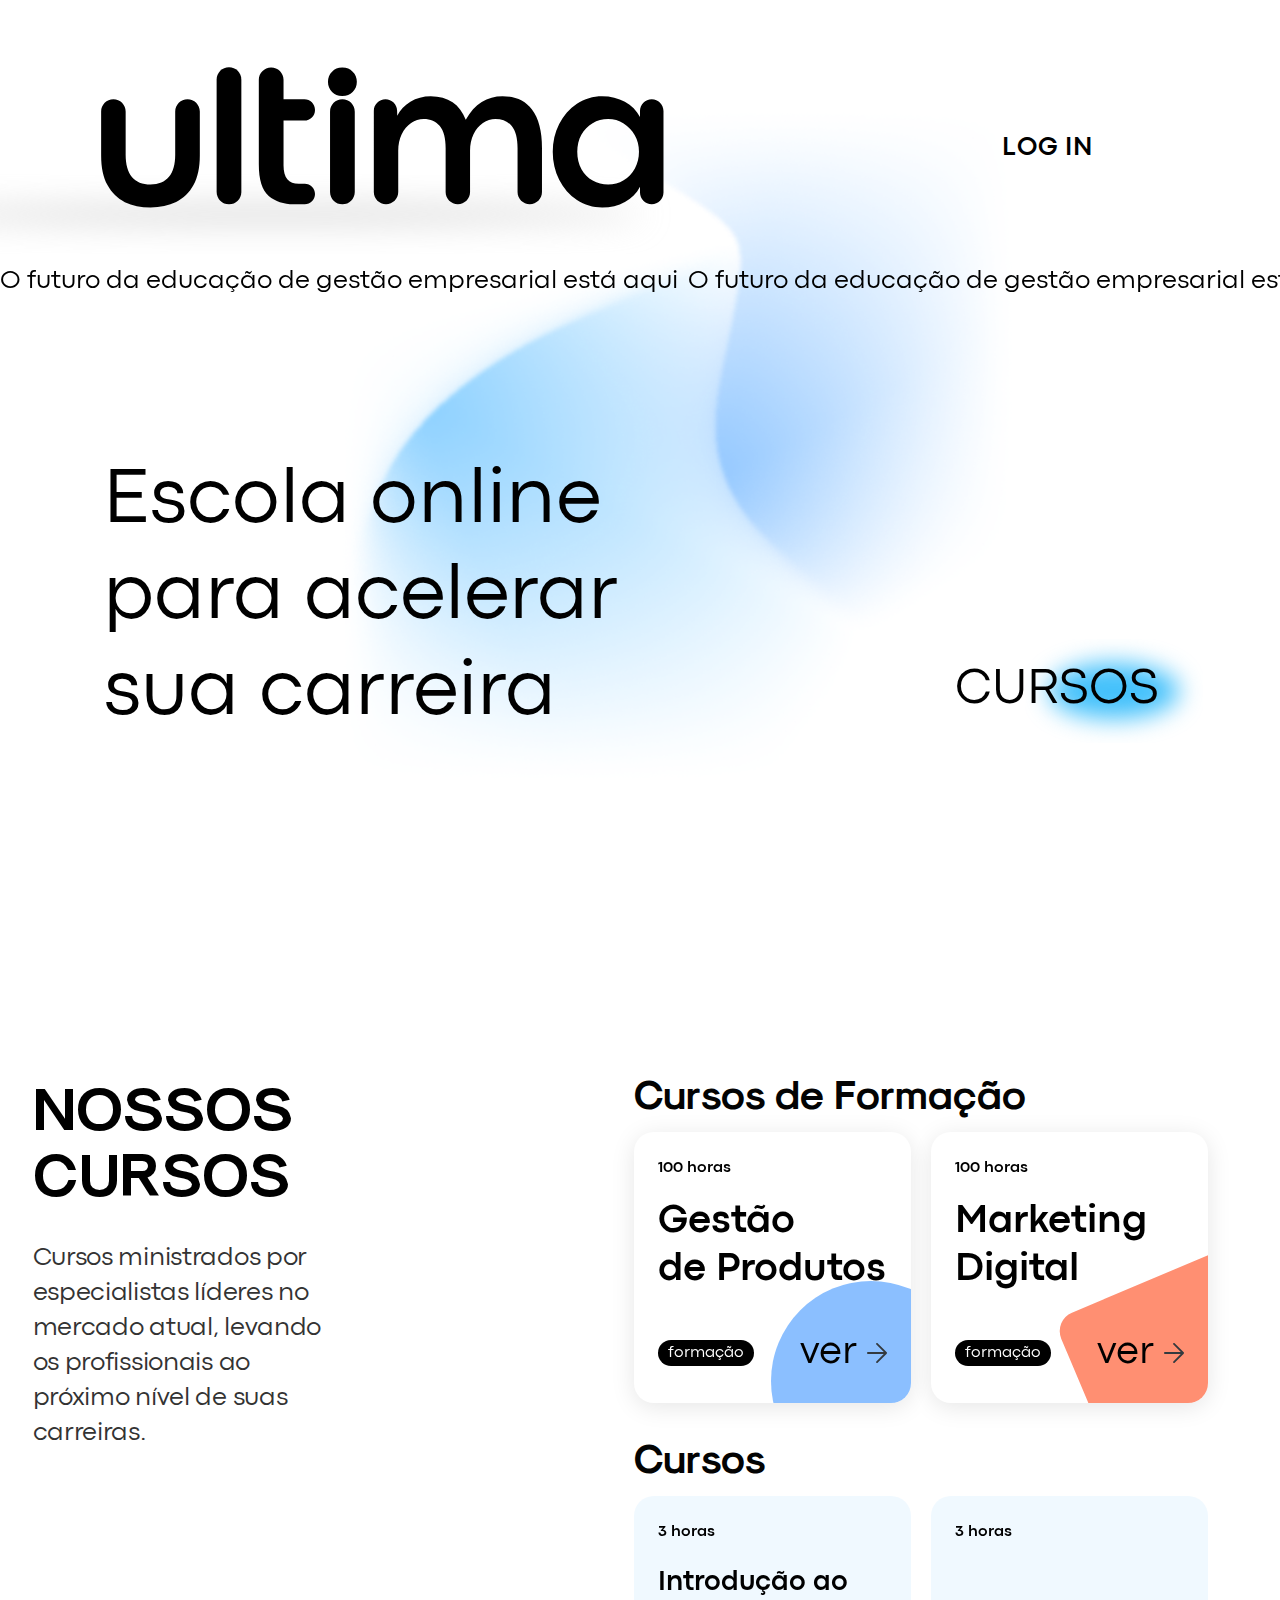
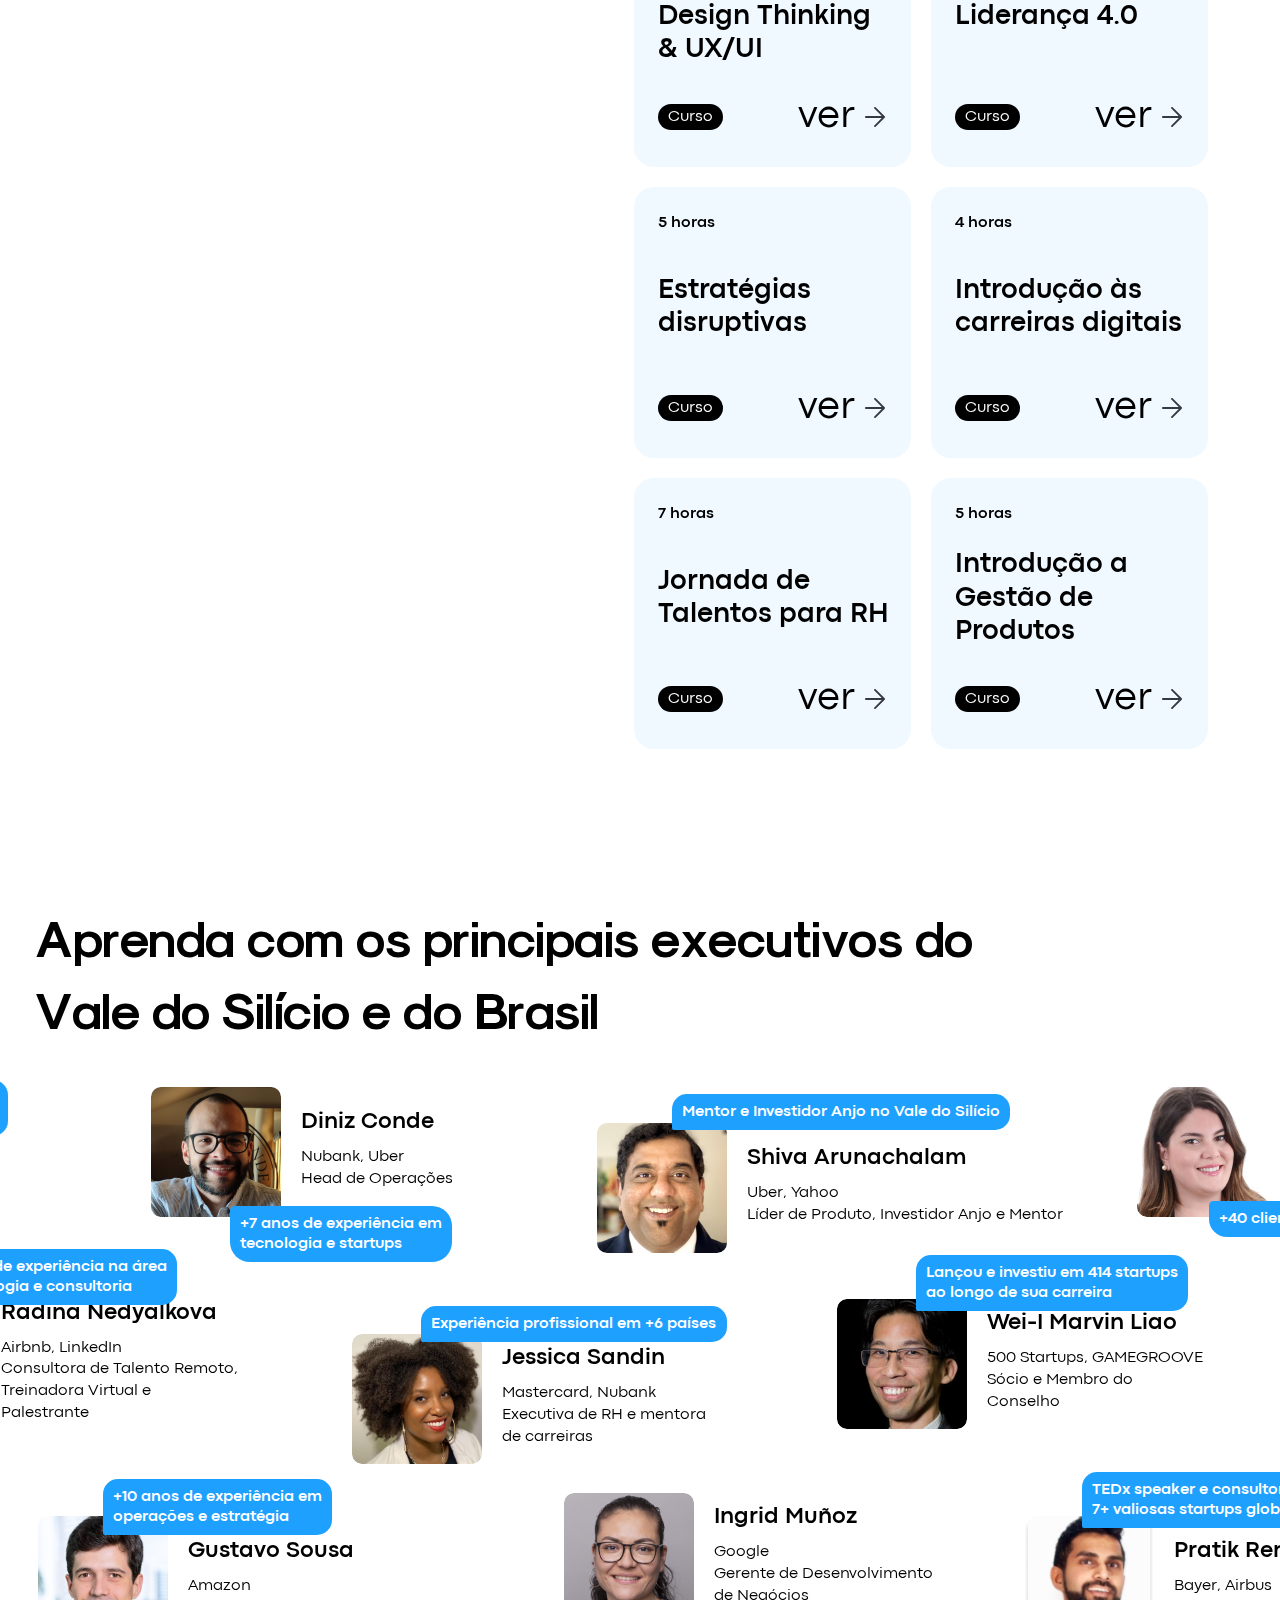
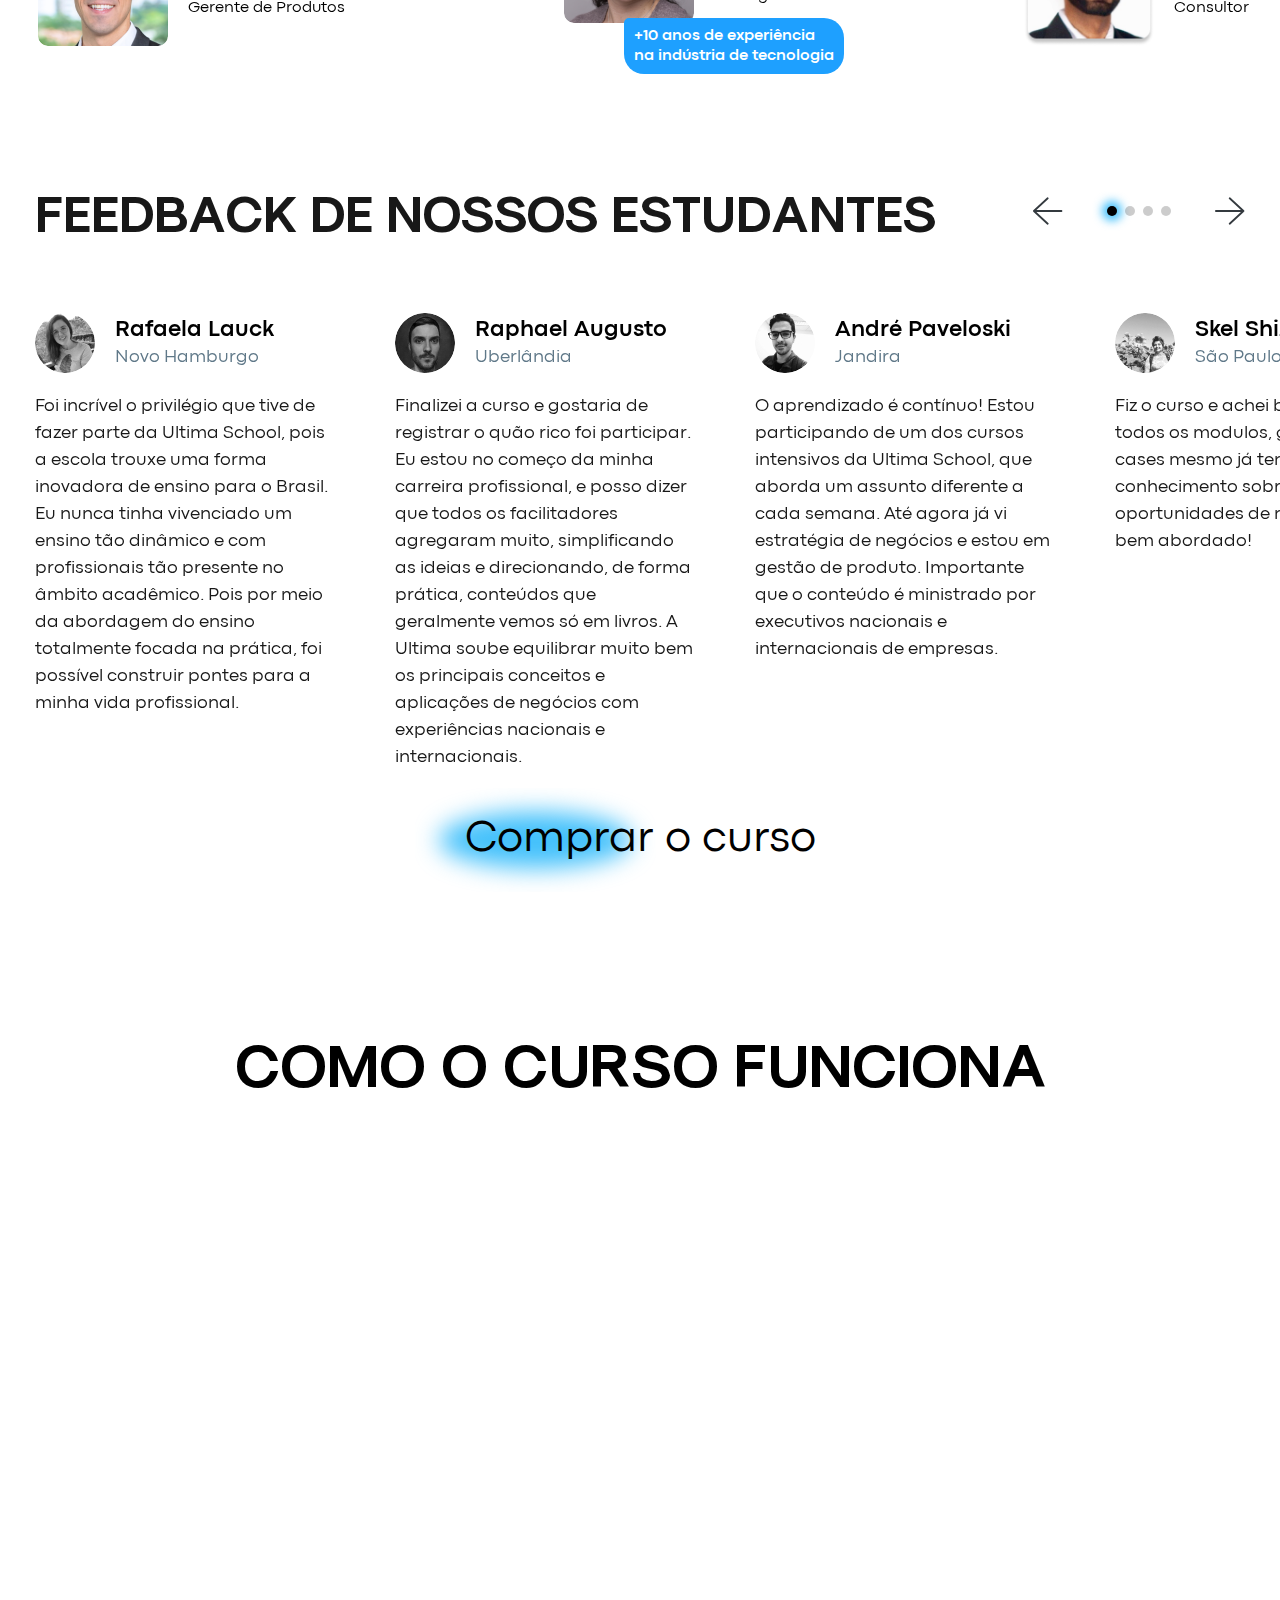
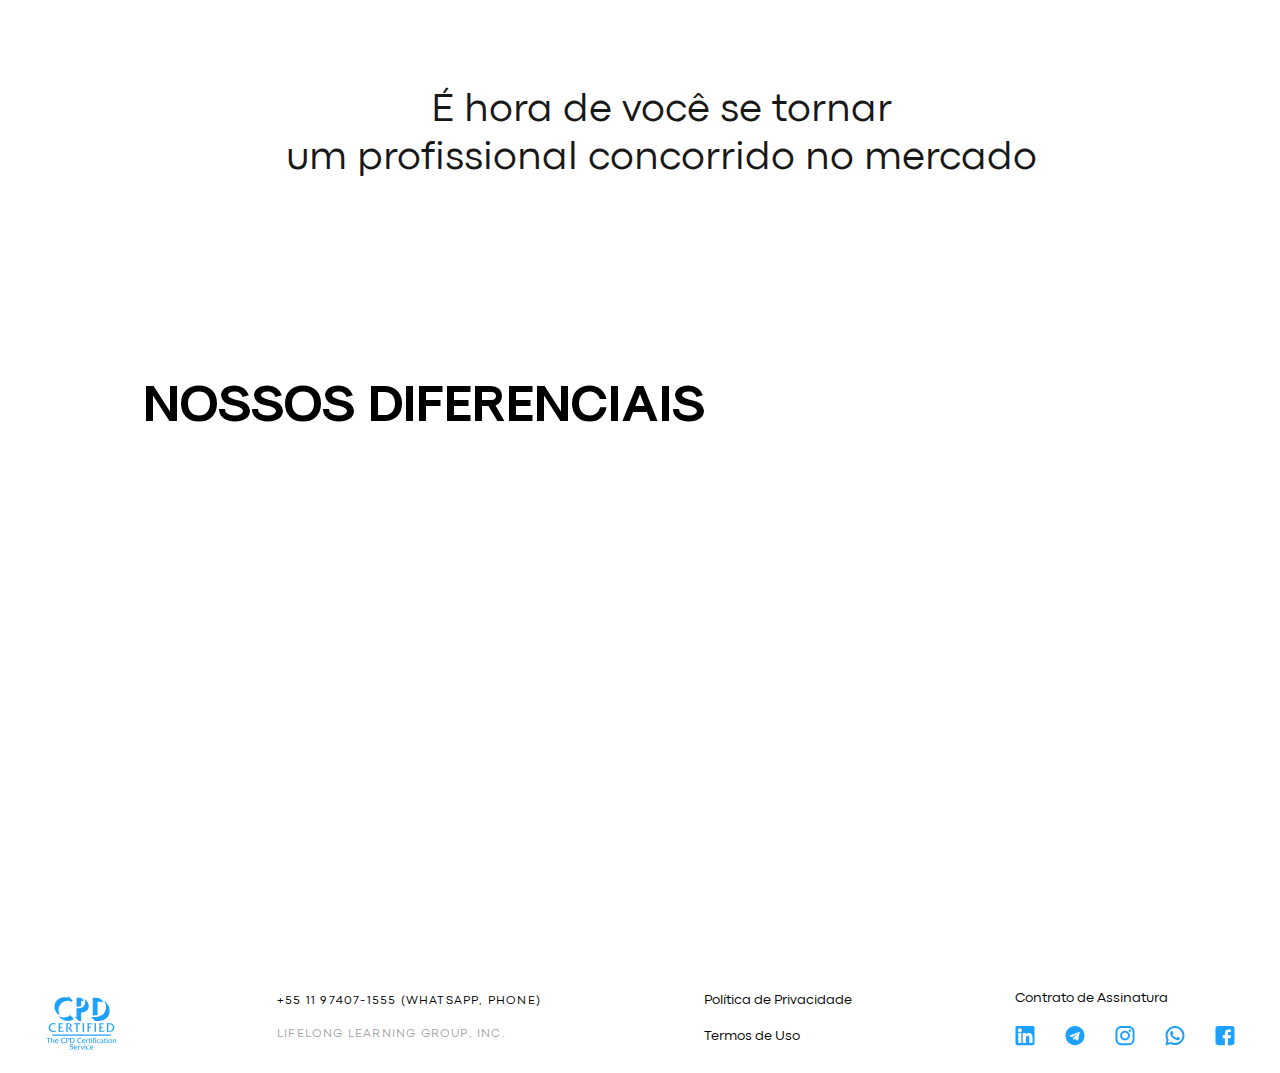
<file: index.html>
<!DOCTYPE html>
<html lang="en">
<head>
    <meta charset="UTF-8">
    <meta name="viewport" content="width=device-width, initial-scale=1">
    <title>Homepage | Ultima School</title>

    <link rel="stylesheet" href="https://unpkg.com/swiper/swiper-bundle.min.css" />
    <link rel="shortcut icon" href="img/favicon.png">
    <link href="https://unpkg.com/aos@2.3.1/dist/aos.css" rel="stylesheet">

    <link rel="stylesheet" href="css/style.min.css">
</head>
<body>
<header class="header">
    <div class="header__container">
        <div class="header__wrapper">
           <div class="header__top">
               <div class="header__logo header__logo-web">
                   <svg  viewBox="0 0 811 187" fill="none" xmlns="http://www.w3.org/2000/svg">
                       <g filter="url(#filter0_f)">
                           <ellipse cx="405.5" cy="147.5" rx="373.5" ry="7.5" fill="#C4C4C4" fill-opacity="0.8"/>
                       </g>
                       <path d="M282.629 140.658C272.854 140.658 264.24 138.881 256.789 135.326C249.406 131.703 243.596 125.995 239.357 118.202C235.119 110.409 233 100.463 233 88.3633V44.374C233 37.5783 238.509 32.0693 245.305 32.0693C252.1 32.0693 257.609 37.5783 257.609 44.374V87.6455C257.609 97.4209 259.694 104.872 263.864 109.999C268.103 115.058 274.323 117.587 282.526 117.587C290.729 117.587 296.916 115.023 301.086 109.896C305.256 104.77 307.341 97.3525 307.341 87.6455V44.4253C307.341 37.6013 312.873 32.0693 319.697 32.0693C326.521 32.0693 332.053 37.6013 332.053 44.4253V88.3633C332.053 100.463 329.934 110.409 325.695 118.202C321.457 125.927 315.646 131.601 308.264 135.224C300.881 138.847 292.336 140.658 282.629 140.658Z" fill="black"/>
                       <path d="M348.918 12.4092C348.918 5.55686 354.473 0.00195312 361.325 0.00195312C368.178 0.00195312 373.732 5.55686 373.732 12.4092V125.072C373.732 131.925 368.178 137.479 361.325 137.479C354.473 137.479 348.918 131.925 348.918 125.072V12.4092Z" fill="black"/>
                       <path d="M426.228 137.479C416.179 137.479 407.839 134.711 401.208 129.174C394.577 123.568 391.262 112.973 391.262 97.3867V53.3975V32.0693V12.5102C391.262 5.69788 396.754 0.159685 403.566 0.103386C410.459 0.0464264 416.076 5.61779 416.076 12.5102V32.0693H436.994C442.884 32.0693 447.658 36.8438 447.658 42.7334C447.658 48.623 442.884 53.3975 436.994 53.3975H416.076V98.5146C416.076 110.751 421.169 116.869 431.354 116.869H437.353C443.044 116.869 447.658 121.483 447.658 127.174C447.658 132.866 443.044 137.479 437.353 137.479H426.228Z" fill="black"/>
                       <path d="M474.958 28.6631C470.31 28.6631 467.584 27.3301 464.781 24.6641C462.047 21.9297 460.68 18.5117 460.68 14.4102C460.68 10.377 462.047 7.02734 464.781 4.36133C467.584 1.62695 470.344 0.259766 475.061 0.259766C479.846 0.259766 482.64 1.62695 485.442 4.36133C488.245 7.02734 489.646 10.377 489.646 14.4102C489.646 18.5801 488.245 21.998 485.442 24.6641C482.64 27.3301 479.812 28.6631 474.958 28.6631ZM462.756 44.4766C462.756 37.6242 468.311 32.0693 475.163 32.0693C482.015 32.0693 487.57 37.6242 487.57 44.4766V125.072C487.57 131.925 482.015 137.479 475.163 137.479C468.311 137.479 462.756 131.925 462.756 125.072V44.4766Z" fill="black"/>
                       <path d="M635.891 28.8906C648.947 28.8906 658.791 33.334 665.422 42.2207C672.121 51.1074 675.471 63.9248 675.471 80.6729V125.226C675.471 131.993 669.985 137.479 663.217 137.479C656.45 137.479 650.964 131.993 650.964 125.226V81.1855C650.964 71.1367 649.016 63.7197 645.119 58.9346C641.291 54.1494 635.822 51.7568 628.713 51.7568C624.27 51.7568 620.1 53.124 616.203 55.8584C612.307 58.5244 609.162 62.2842 606.77 67.1377C604.445 71.9912 603.283 77.4941 603.283 83.6465V125.226C603.283 131.993 597.797 137.479 591.03 137.479C584.262 137.479 578.776 131.993 578.776 125.226V81.1855C578.776 71.1367 576.828 63.7197 572.932 58.9346C569.104 54.1494 563.669 51.7568 556.628 51.7568C552.185 51.7568 548.015 53.124 544.118 55.8584C540.222 58.5244 537.077 62.2842 534.685 67.1377C532.36 71.9912 531.198 77.4941 531.198 83.6465V125.226C531.198 131.993 525.712 137.479 518.945 137.479C512.177 137.479 506.691 131.993 506.691 125.226V43.7649C506.691 37.3056 511.928 32.0693 518.387 32.0693C524.761 32.0693 529.961 37.1729 530.08 43.5456L530.173 48.4756C532.976 42.7334 537.385 38.0508 543.4 34.4277C549.416 30.7363 556.218 28.8906 563.806 28.8906C572.556 28.8906 579.87 30.9072 585.749 34.9404C591.628 38.9736 596.037 44.8867 598.977 52.6797C603.42 44.6816 608.752 38.7344 614.973 34.8379C621.262 30.873 628.234 28.8906 635.891 28.8906Z" fill="black"/>
                       <path d="M735.915 140.658C726.618 140.658 718.176 138.163 710.588 133.173C703 128.183 697.053 121.415 692.746 112.87C688.439 104.325 686.286 94.96 686.286 84.7744C686.286 74.6572 688.439 65.3262 692.746 56.7812C697.121 48.2363 703.068 41.4688 710.588 36.4785C718.176 31.4199 726.584 28.8906 735.812 28.8906C744.426 28.8906 752.048 30.7705 758.679 34.5303C765.378 38.2217 770.437 43.3486 773.854 49.9111V43.8613C773.854 37.3488 779.134 32.0693 785.646 32.0693C792.159 32.0693 797.438 37.3488 797.438 43.8613V125.688C797.438 132.2 792.159 137.479 785.646 137.479C779.134 137.479 773.854 132.2 773.854 125.688V119.74C770.437 126.303 765.378 131.43 758.679 135.121C752.048 138.812 744.46 140.658 735.915 140.658ZM741.862 117.689C747.536 117.689 752.731 116.254 757.448 113.383C762.233 110.443 765.993 106.479 768.728 101.488C771.462 96.4297 772.829 90.8584 772.829 84.7744C772.829 78.7588 771.428 73.2559 768.625 68.2656C765.891 63.207 762.165 59.208 757.448 56.2686C752.731 53.3291 747.536 51.8594 741.862 51.8594C736.188 51.8594 730.993 53.2607 726.276 56.0635C721.56 58.7979 717.8 62.6602 714.997 67.6504C712.263 72.6406 710.896 78.3486 710.896 84.7744C710.896 91.4053 712.297 97.2158 715.1 102.206C717.902 107.196 721.662 111.024 726.379 113.69C731.096 116.356 736.257 117.689 741.862 117.689Z" fill="black"/>
                       <defs>
                           <filter id="filter0_f" x="0" y="108" width="811" height="79" filterUnits="userSpaceOnUse" color-interpolation-filters="sRGB">
                               <feFlood flood-opacity="0" result="BackgroundImageFix"/>
                               <feBlend mode="normal" in="SourceGraphic" in2="BackgroundImageFix" result="shape"/>
                               <feGaussianBlur stdDeviation="16" result="effect1_foregroundBlur"/>
                           </filter>
                       </defs>
                   </svg>
               </div>
               <div class="header__logo header__logo-mobile">
                   <svg  viewBox="0 0 235 108" fill="none" xmlns="http://www.w3.org/2000/svg">
                       <path d="M34.2859 54.66C30.4871 54.66 27.14 53.9693 24.2445 52.588C21.3755 51.18 19.1175 48.9619 17.4705 45.9335C15.8235 42.9052 15 39.04 15 34.3381V17.2438C15 14.603 17.1408 12.4622 19.7816 12.4622V12.4622C22.4224 12.4622 24.5632 14.603 24.5632 17.2438V34.0592C24.5632 37.8579 25.3735 40.7535 26.9939 42.7458C28.6409 44.7116 31.0583 45.6945 34.246 45.6945C37.4338 45.6945 39.8379 44.6983 41.4583 42.7059C43.0787 40.7136 43.8889 37.8313 43.8889 34.0592V17.2637C43.8889 14.6119 46.0387 12.4622 48.6905 12.4622V12.4622C51.3423 12.4622 53.492 14.6119 53.492 17.2637V34.3381C53.492 39.04 52.6685 42.9052 51.0215 45.9335C49.3745 48.9353 47.1165 51.1402 44.2476 52.5481C41.3786 53.956 38.058 54.66 34.2859 54.66Z" fill="black"/>
                       <path d="M60.0459 4.82223C60.0459 2.1594 62.2045 0.000758987 64.8674 0.000758987V0.000758987C67.5302 0.000758987 69.6888 2.1594 69.6888 4.82223V48.6033C69.6888 51.2661 67.5302 53.4247 64.8674 53.4247V53.4247C62.2045 53.4247 60.0459 51.2661 60.0459 48.6033V4.82223Z" fill="black"/>
                       <path d="M90.0885 53.4247C86.1835 53.4247 82.9426 52.3489 80.3659 50.1972C77.7891 48.0189 76.5007 43.9014 76.5007 37.8446V20.7503V12.4622V4.86148C76.5007 2.2142 78.6352 0.0620537 81.2823 0.0401761V0.0401761C83.9607 0.0180414 86.1437 2.18308 86.1437 4.86148V12.4622H94.2724C96.5611 12.4622 98.4165 14.3176 98.4165 16.6063V16.6063C98.4165 18.895 96.5611 20.7503 94.2724 20.7503H86.1437V38.2829C86.1437 43.038 88.1227 45.4155 92.0808 45.4155H94.4119C96.6236 45.4155 98.4165 47.2085 98.4165 49.4201V49.4201C98.4165 51.6318 96.6236 53.4247 94.4119 53.4247H90.0885Z" fill="black"/>
                       <path d="M109.025 11.1385C107.219 11.1385 106.16 10.6205 105.071 9.58449C104.008 8.52191 103.477 7.19368 103.477 5.59981C103.477 4.0325 104.008 2.73084 105.071 1.69482C106.16 0.632237 107.232 0.100945 109.065 0.100945C110.925 0.100945 112.01 0.632237 113.099 1.69482C114.189 2.73084 114.733 4.0325 114.733 5.59981C114.733 7.22025 114.189 8.54848 113.099 9.58449C112.01 10.6205 110.911 11.1385 109.025 11.1385ZM104.283 17.2837C104.283 14.6208 106.442 12.4622 109.105 12.4622V12.4622C111.768 12.4622 113.926 14.6208 113.926 17.2837V48.6033C113.926 51.2661 111.768 53.4247 109.105 53.4247V53.4247C106.442 53.4247 104.283 51.2661 104.283 48.6033V17.2837Z" fill="black"/>
                       <path d="M171.564 11.2269C176.638 11.2269 180.463 12.9536 183.04 16.407C185.643 19.8604 186.945 24.8413 186.945 31.3496V48.663C186.945 51.2929 184.813 53.4247 182.183 53.4247V53.4247C179.553 53.4247 177.421 51.2929 177.421 48.6631V31.5488C177.421 27.6438 176.664 24.7616 175.15 22.9021C173.662 21.0425 171.537 20.1128 168.775 20.1128C167.048 20.1128 165.427 20.6441 163.913 21.7067C162.399 22.7427 161.177 24.2037 160.247 26.0898C159.344 27.9759 158.893 30.1143 158.893 32.5052V48.6631C158.893 51.2929 156.761 53.4247 154.131 53.4247V53.4247C151.501 53.4247 149.369 51.2929 149.369 48.6631V31.5488C149.369 27.6438 148.612 24.7616 147.098 22.9021C145.61 21.0425 143.498 20.1128 140.762 20.1128C139.036 20.1128 137.415 20.6441 135.901 21.7067C134.387 22.7427 133.165 24.2037 132.235 26.0898C131.332 27.9759 130.88 30.1143 130.88 32.5052V48.6631C130.88 51.2929 128.748 53.4247 126.119 53.4247V53.4247C123.489 53.4247 121.357 51.2929 121.357 48.6631V17.0071C121.357 14.497 123.392 12.4622 125.902 12.4622V12.4622C128.379 12.4622 130.399 14.4455 130.446 16.9219L130.482 18.8377C131.571 16.6063 133.284 14.7866 135.622 13.3787C137.96 11.9442 140.603 11.2269 143.552 11.2269C146.952 11.2269 149.794 12.0106 152.079 13.5779C154.363 15.1452 156.077 17.443 157.219 20.4714C158.946 17.3634 161.018 15.0522 163.435 13.5381C165.879 11.9973 168.589 11.2269 171.564 11.2269Z" fill="black"/>
                       <path d="M210.434 54.66C206.821 54.66 203.54 53.6904 200.591 51.7512C197.643 49.812 195.332 47.1821 193.658 43.8615C191.984 40.5409 191.148 36.9016 191.148 32.9435C191.148 29.0119 191.984 25.3859 193.658 22.0653C195.358 18.7447 197.669 16.1148 200.591 14.1756C203.54 12.2098 206.807 11.2269 210.394 11.2269C213.741 11.2269 216.703 11.9575 219.279 13.4185C221.883 14.853 223.849 16.8453 225.177 19.3955V17.0446C225.177 14.5138 227.228 12.4622 229.759 12.4622V12.4622C232.29 12.4622 234.342 14.5138 234.342 17.0446V48.8424C234.342 51.3731 232.29 53.4247 229.759 53.4247V53.4247C227.228 53.4247 225.177 51.3731 225.177 48.8424V46.5312C223.849 49.0814 221.883 51.0738 219.279 52.5083C216.703 53.9428 213.754 54.66 210.434 54.66ZM212.745 45.7343C214.949 45.7343 216.968 45.1764 218.801 44.0607C220.661 42.9185 222.122 41.3777 223.184 39.4385C224.247 37.4727 224.778 35.3077 224.778 32.9435C224.778 30.6058 224.234 28.4673 223.145 26.5281C222.082 24.5624 220.634 23.0083 218.801 21.866C216.968 20.7238 214.949 20.1526 212.745 20.1526C210.54 20.1526 208.521 20.6972 206.688 21.7864C204.855 22.8489 203.394 24.3498 202.305 26.289C201.242 28.2283 200.711 30.4464 200.711 32.9435C200.711 35.5202 201.255 37.7782 202.345 39.7174C203.434 41.6566 204.895 43.1443 206.728 44.1803C208.561 45.2163 210.566 45.7343 212.745 45.7343Z" fill="black"/>
                       <g filter="url(#filter0_f)">
                           <ellipse cx="101.1" cy="79.5" rx="86.1" ry="4.5" fill="#C4C4C4" fill-opacity="0.8"/>
                       </g>
                       <defs>
                           <filter id="filter0_f" x="-9" y="51" width="220.2" height="57" filterUnits="userSpaceOnUse" color-interpolation-filters="sRGB">
                               <feFlood flood-opacity="0" result="BackgroundImageFix"/>
                               <feBlend mode="normal" in="SourceGraphic" in2="BackgroundImageFix" result="shape"/>
                               <feGaussianBlur stdDeviation="12" result="effect1_foregroundBlur"/>
                           </filter>
                       </defs>
                   </svg>

               </div>
               <div class="header__login">
                   <a href="https://edu.ultima.school/lgn/" target="_blank">
                       Log In
                   </a>
               </div>
           </div>

                <div class="swiper-container header__traveling-line header-swiper">
                    <div class="swiper-wrapper">
                        <div class="swiper-slide header__traveling-line-slide">O futuro da educação de gestão empresarial está aqui</div>
                        <div class="swiper-slide header__traveling-line-slide">O futuro da educação de gestão empresarial está aqui</div>
                        <div class="swiper-slide header__traveling-line-slide">O futuro da educação de gestão empresarial está aqui</div>
                        <div class="swiper-slide header__traveling-line-slide">O futuro da educação de gestão empresarial está aqui</div>
                        <div class="swiper-slide header__traveling-line-slide">O futuro da educação de gestão empresarial está aqui</div>
                    </div>
                </div>
            <div class="header__strange-image">
                <img src="img/header-strange-image.png" alt="img">
            </div>
            <div class="header__block" data-aos="zoom-in">
                <div class="header__title">
                    Escola online
                    para acelerar
                    sua carreira
                </div>
                <div class="header__link js-header__link" data-aos="zoom-in">
                    <a href="#nossos-cursos">
                        cursos
                    </a>
                </div>
            </div>
        </div>
    </div>
</header>
<div class="numbers">
    <div class="numbers__container">
        <div class="numbers__wrapper">
            <div class="numbers__flex">
                <div class="numbers__block" data-aos="zoom-in" data-aos-duration="300">
                    <div class="numbers__title">
                        35
                    </div>
                    <div class="numbers__info-text">
                        facilitadores nacionais e internacionais
                    </div>
                </div>
                <div class="numbers__block" data-aos="zoom-in" data-aos-duration="300">
                    <div class="numbers__title">
                        20+
                    </div>
                    <div class="numbers__info-text">
                        empresas globais participantes
                    </div>
                </div>
                <div class="numbers__block" data-aos="zoom-in" data-aos-duration="300">
                    <div class="numbers__title">
                        3000+
                    </div>
                    <div class="numbers__info-text">
                        alunos inscritos neste ano
                    </div>
                </div>
            </div>
        </div>
    </div>
</div>
<div class="nossos-cursos">
    <div class="container">
        <div class="nossos-cursos__wrapper">
            <div class="nossos-cursos__left">
                <div class="nossos-cursos__title">
                    NOSSOS<br>
                    CURSOS
                </div>
                <div class="nossos-cursos__text">
                    Cursos ministrados por especialistas líderes no mercado atual, levando os profissionais ao próximo nível de suas carreiras.
                </div>
            </div>
            <div id="nossos-cursos" class="nossos-cursos__right">
                <div class="nossos-cursos-formacao">
                    <div class="nossos-cursos-formacao__title">
                        Cursos de Formação
                    </div>
                    <div class="swiper nossos-cursos-formacao-slider js-nossos-cursos-formacao-slider">
                        <!-- Additional required wrapper -->
                        <div class="swiper-wrapper">
                            <!-- Slides -->
                            <a href="https://cursos.ultima.school/gestao-de-produtos/" class="swiper-slide nossos-cursos-formacao-item circle">
                                <div class="nossos-cursos-formacao-item__subtitle">
                                    100 horas
                                </div>
                                <div class="nossos-cursos-formacao-item__title">
                                    Gestão<br>
                                    de Produtos
                                </div>
                                <div class="nossos-cursos-formacao-item__bottom">
                                    <div class="nossos-cursos-formacao-item__tag">
                                        formação
                                    </div>
                                    <div class="nossos-cursos-formacao-item__link">
                                            <span>
                                                ver
                                            </span>
                                        <svg viewBox="0 0 22 22" fill="none" xmlns="http://www.w3.org/2000/svg">
                                            <path d="M1 11H21M21 11L11 21M21 11L11 1" stroke="#343A3F" stroke-width="2" stroke-linecap="round" stroke-linejoin="round"></path>
                                        </svg>
                                    </div>
                                </div>
                            </a>
                            <a href="https://cursos.ultima.school/marketing" class="swiper-slide nossos-cursos-formacao-item square">
                                <div class="nossos-cursos-formacao-item__subtitle">
                                    100 horas
                                </div>
                                <div class="nossos-cursos-formacao-item__title">
                                    Marketing<br>
                                    Digital
                                </div>
                                <div class="nossos-cursos-formacao-item__bottom">
                                    <div class="nossos-cursos-formacao-item__tag">
                                        formação
                                    </div>
                                    <div class="nossos-cursos-formacao-item__link">
                                            <span>
                                                ver
                                            </span>
                                        <svg viewBox="0 0 22 22" fill="none" xmlns="http://www.w3.org/2000/svg">
                                            <path d="M1 11H21M21 11L11 21M21 11L11 1" stroke="#343A3F" stroke-width="2" stroke-linecap="round" stroke-linejoin="round"></path>
                                        </svg>
                                    </div>
                                </div>
                            </a>
                        </div>
                    </div>
                </div>
                <div class="nossos-cursos-block">
                    <div class="nossos-cursos-block__title">
                        Cursos
                    </div>
                    <div class="swiper nossos-cursos-block-slider js-nossos-cursos-block-slider">
                        <!-- Additional required wrapper -->
                        <div class="swiper-wrapper">
                            <!-- Slides -->
                            <a href="https://cursos.ultima.school/design" class="swiper-slide nossos-cursos-block-item fife">
                                <div class="nossos-cursos-block-item__subtitle">
                                    3 horas
                                </div>
                                <div class="nossos-cursos-block-item__title">
                                    Introdução ao
                                    Design Thinking
                                    & UX/UI
                                </div>
                                <div class="nossos-cursos-block-item__bottom">
                                    <div class="nossos-cursos-block-item__tag">
                                        Curso
                                    </div>
                                    <div class="nossos-cursos-block-item__link">
                                            <span>
                                                ver
                                            </span>
                                        <svg viewBox="0 0 22 22" fill="none" xmlns="http://www.w3.org/2000/svg">
                                            <path d="M1 11H21M21 11L11 21M21 11L11 1" stroke="#343A3F" stroke-width="2" stroke-linecap="round" stroke-linejoin="round"></path>
                                        </svg>
                                    </div>
                                </div>
                            </a>
                            <a href="https://cursos.ultima.school/lideranca" class="swiper-slide nossos-cursos-block-item six">
                                <div class="nossos-cursos-block-item__subtitle">
                                    3 horas
                                </div>
                                <div class="nossos-cursos-block-item__title">
                                    Liderança
                                    4.0
                                </div>
                                <div class="nossos-cursos-block-item__bottom">
                                    <div class="nossos-cursos-block-item__tag">
                                        Curso
                                    </div>
                                    <div class="nossos-cursos-block-item__link">
                                            <span>
                                                ver
                                            </span>
                                        <svg viewBox="0 0 22 22" fill="none" xmlns="http://www.w3.org/2000/svg">
                                            <path d="M1 11H21M21 11L11 21M21 11L11 1" stroke="#343A3F" stroke-width="2" stroke-linecap="round" stroke-linejoin="round"></path>
                                        </svg>
                                    </div>
                                </div>
                            </a>
                            <a href="https://cursos.ultima.school/estrategias-disruptivas" class="swiper-slide nossos-cursos-block-item seven">
                                <div class="nossos-cursos-block-item__subtitle">
                                    5 horas
                                </div>
                                <div class="nossos-cursos-block-item__title">
                                    Estratégias
                                    disruptivas
                                </div>
                                <div class="nossos-cursos-block-item__bottom">
                                    <div class="nossos-cursos-block-item__tag">
                                        Curso
                                    </div>
                                    <div class="nossos-cursos-block-item__link">
                                            <span>
                                                ver
                                            </span>
                                        <svg viewBox="0 0 22 22" fill="none" xmlns="http://www.w3.org/2000/svg">
                                            <path d="M1 11H21M21 11L11 21M21 11L11 1" stroke="#343A3F" stroke-width="2" stroke-linecap="round" stroke-linejoin="round"></path>
                                        </svg>
                                    </div>
                                </div>
                            </a>
                            <a href="https://cursos.ultima.school/negocios-digitais" class="swiper-slide nossos-cursos-block-item one">
                                <div class="nossos-cursos-block-item__subtitle">
                                    4 horas
                                </div>
                                <div class="nossos-cursos-block-item__title">
                                    Introdução às carreiras digitais
                                </div>
                                <div class="nossos-cursos-block-item__bottom">
                                    <div class="nossos-cursos-block-item__tag">
                                        Curso
                                    </div>
                                    <div class="nossos-cursos-block-item__link">
                                            <span>
                                                ver
                                            </span>
                                        <svg viewBox="0 0 22 22" fill="none" xmlns="http://www.w3.org/2000/svg">
                                            <path d="M1 11H21M21 11L11 21M21 11L11 1" stroke="#343A3F" stroke-width="2" stroke-linecap="round" stroke-linejoin="round"></path>
                                        </svg>
                                    </div>
                                </div>
                            </a>
                            <a href="https://cursos.ultima.school/hr" class="swiper-slide nossos-cursos-block-item two">
                                <div class="nossos-cursos-block-item__subtitle">
                                    7 horas
                                </div>
                                <div class="nossos-cursos-block-item__title">
                                    Jornada de<br>
                                    Talentos para RH
                                </div>
                                <div class="nossos-cursos-block-item__bottom">
                                    <div class="nossos-cursos-block-item__tag">
                                        Curso
                                    </div>
                                    <div class="nossos-cursos-block-item__link">
                                            <span>
                                                ver
                                            </span>
                                        <svg viewBox="0 0 22 22" fill="none" xmlns="http://www.w3.org/2000/svg">
                                            <path d="M1 11H21M21 11L11 21M21 11L11 1" stroke="#343A3F" stroke-width="2" stroke-linecap="round" stroke-linejoin="round"></path>
                                        </svg>
                                    </div>
                                </div>
                            </a>
                            <a href="https://cursos.ultima.schoo    l/introducao-a-gp" class="swiper-slide nossos-cursos-block-item three">
                                <div class="nossos-cursos-block-item__subtitle">
                                    5 horas
                                </div>
                                <div class="nossos-cursos-block-item__title">
                                    Introdução a <br>Gestão de Produtos
                                </div>
                                <div class="nossos-cursos-block-item__bottom">
                                    <div class="nossos-cursos-block-item__tag">
                                        Curso
                                    </div>
                                    <div class="nossos-cursos-block-item__link">
                                            <span>
                                                ver
                                            </span>
                                        <svg viewBox="0 0 22 22" fill="none" xmlns="http://www.w3.org/2000/svg">
                                            <path d="M1 11H21M21 11L11 21M21 11L11 1" stroke="#343A3F" stroke-width="2" stroke-linecap="round" stroke-linejoin="round"></path>
                                        </svg>
                                    </div>
                                </div>
                            </a>
                            <a href="https://cursos.ultima.school/design" class="swiper-slide nossos-cursos-block-item four">
                                <div class="nossos-cursos-block-item__subtitle">
                                  5 horas
                                </div>
                                <div class="nossos-cursos-block-item__title">
                                    Ferramentas<br>
                                    de Tráfego<br>
                                    Orgânico e Pago
                                </div>
                                <div class="nossos-cursos-block-item__bottom">
                                    <div class="nossos-cursos-block-item__tag">
                                        Curso
                                    </div>
                                    <div class="nossos-cursos-block-item__link">
                                            <span>
                                                ver
                                            </span>
                                        <svg viewBox="0 0 22 22" fill="none" xmlns="http://www.w3.org/2000/svg">
                                            <path d="M1 11H21M21 11L11 21M21 11L11 1" stroke="#343A3F" stroke-width="2" stroke-linecap="round" stroke-linejoin="round"></path>
                                        </svg>
                                    </div>
                                </div>
                            </a>
                        </div>
                    </div>
                </div>
            </div>
        </div>
    </div>
</div>
<div class="mentors">
    <div class="mentors__container">
        <div class="mentors__wrapper">
            <div class="mentors__title">
               <span> Aprenda com os principais executivos
                do Vale do Silício e do Brasil</span>
            </div>

            <div class="swiper-container mentors__slider">
                <div class="swiper-wrapper">
                    <div class="swiper-slide mentors-one-animation mentors__slide mentors__slide1">
                        <div class="mentors__slide-cover">
                            <div class="mentors__slide-block   mentors__slide-animation11 mentors__slide-block-t mentors__slide-block11" >
                                <div class="mentors__block-photo">
                                    <img src="img/m11.png" alt="img">
                                </div>
                                <div class="mentors__block-info">
                                    <div class="mentors__block-name">
                                        Kobby Osei-Kusi
                                    </div>
                                    <div class="mentors__block-company">
                                        Credit Suisse
                                    </div>
                                    <div class="mentors__block-occupation">
                                        Diretor Executivo
                                    </div>
                                </div>
                                <div class="mentors__block-message mentors__block-message11">
                                    +$2 bilhões em financiamentos <br>
                                    para sua empresa
                                </div>
                            </div>
                        </div>
                        <div class="mentors__slide-cover">
                            <div class="mentors__slide-block mentors__slide-animation12 mentors__slide-block-c mentors__slide-block12"  >
                                <div class="mentors__block-photo">
                                    <img src="img/m12.png" alt="img">
                                </div>
                                <div class="mentors__block-info">
                                    <div class="mentors__block-name">
                                        Radina Nedyalkova
                                    </div>
                                    <div class="mentors__block-company">
                                        Airbnb, LinkedIn
                                    </div>
                                    <div class="mentors__block-occupation">
                                        Consultora de Talento Remoto,
                                        Treinadora Virtual e Palestrante
                                    </div>
                                </div>
                                <div class="mentors__block-message mentors__block-message12">
                                    +12 anos de experiência na área <br>
                                    de tecnologia e consultoria
                                </div>
                            </div>
                        </div>
                        <div class="mentors__slide-cover">
                            <div class="mentors__slide-block mentors__slide-animation13 mentors__slide-block-b mentors__slide-block13" >
                                <div class="mentors__block-photo">
                                    <img src="img/m13.png" alt="img">
                                </div>
                                <div class="mentors__block-info">
                                    <div class="mentors__block-name">
                                        Vasily Starostenko
                                    </div>
                                    <div class="mentors__block-company">
                                        Uber, Tesla
                                    </div>
                                    <div class="mentors__block-occupation">
                                        Gerente de Produtos
                                    </div>
                                </div>
                                <div class="mentors__block-message mentors__block-message13">
                                    +20 anos de experiência<br>
                                    em gestão global
                                </div>
                            </div>
                        </div>
                    </div>
                    <div class="swiper-slide mentors-one-animation mentors__slide mentors__slide2">
                        <div class="mentors__slide-cover">
                            <div class="mentors__slide-block mentors__slide-animation21 mentors__slide-block-f mentors__slide-block21" >
                                <div class="mentors__block-photo">
                                    <img src="img/m21.png" alt="img">
                                </div>
                                <div class="mentors__block-info">
                                    <div class="mentors__block-name">
                                        Diniz Conde
                                    </div>
                                    <div class="mentors__block-company">
                                        Nubank, Uber
                                    </div>
                                    <div class="mentors__block-occupation">
                                        Head de Operações
                                    </div>
                                </div>
                                <div class="mentors__block-message mentors__block-message21">
                                    +7 anos de experiência em<br>
                                    tecnologia e startups
                                </div>
                            </div>
                        </div>
                        <div class="mentors__slide-cover">
                            <div class="mentors__slide-block mentors__slide-animation22 mentors__slide-block-c mentors__slide-block22">

                            </div>
                        </div>
                        <div class="mentors__slide-cover">
                            <div class="mentors__slide-block mentors__slide-animation23 mentors__slide-block-b mentors__slide-block23"  >
                                <div class="mentors__block-photo">
                                    <img src="img/m23.png" alt="img">
                                </div>
                                <div class="mentors__block-info">
                                    <div class="mentors__block-name">
                                        Gustavo Sousa
                                    </div>
                                    <div class="mentors__block-company">
                                        Amazon
                                    </div>
                                    <div class="mentors__block-occupation">
                                        Gerente de Produtos
                                    </div>
                                </div>
                                <div class="mentors__block-message mentors__block-message23">
                                    +10 anos de experiência em<br>
                                    operações e estratégia
                                </div>
                            </div>
                        </div>
                    </div>
                    <div class="swiper-slide mentors-one-animation mentors__slide mentors__slide3">
                        <div class="mentors__slide-cover">
                            <div class="mentors__slide-block mentors__slide-animation31 mentors__slide-block-f mentors__slide-block31" >
                                <div class="mentors__block-photo">
                                    <img src="img/m31.png" alt="img">
                                </div>
                                <div class="mentors__block-info">
                                    <div class="mentors__block-name">
                                        Shiva Arunachalam
                                    </div>
                                    <div class="mentors__block-company">
                                        Uber, Yahoo
                                    </div>
                                    <div class="mentors__block-occupation">
                                        Líder de Produto,
                                        Investidor Anjo e Mentor
                                    </div>
                                </div>
                                <div class="mentors__block-message mentors__block-message31">
                                    Mentor e Investidor Anjo no Vale do Silício
                                </div>
                            </div>
                        </div>
                        <div class="mentors__slide-cover">
                            <div class="mentors__slide-block mentors__slide-animation32 mentors__slide-block-c mentors__slide-block32">
                                <div class="mentors__block-photo">
                                    <img src="img/m32.png" alt="img">
                                </div>
                                <div class="mentors__block-info">
                                    <div class="mentors__block-name">
                                        Jessica Sandin
                                    </div>
                                    <div class="mentors__block-company">
                                        Mastercard, Nubank
                                    </div>
                                    <div class="mentors__block-occupation">
                                        Executiva de RH e mentora
                                        de carreiras
                                    </div>
                                </div>
                                <div class="mentors__block-message mentors__block-message32">
                                    Experiência profissional em +6 países
                                </div>
                            </div>
                        </div>
                        <div class="mentors__slide-cover">
                            <div class="mentors__slide-block mentors__slide-animation33 mentors__slide-block-b mentors__slide-block33">
                                <div class="mentors__block-photo">
                                    <img src="img/m33.png" alt="img">
                                </div>
                                <div class="mentors__block-info">
                                    <div class="mentors__block-name">
                                        Ingrid Muñoz
                                    </div>
                                    <div class="mentors__block-company">
                                        Google
                                    </div>
                                    <div class="mentors__block-occupation">
                                        Gerente de Desenvolvimento
                                        de Negócios
                                    </div>
                                </div>
                                <div class="mentors__block-message mentors__block-message33">
                                    +10 anos de experiência<br>
                                    na indústria de tecnologia
                                </div>
                            </div>
                        </div>
                    </div>
                    <div class="swiper-slide mentors-one-animation mentors__slide mentors__slide4">
                        <div class="mentors__slide-cover">
                            <div class="mentors__slide-block mentors__slide-block-f mentors__slide-block41"  >
                                <div class="mentors__block-photo">
                                    <img src="img/m41.png" alt="img">
                                </div>
                                <div class="mentors__block-info">
                                    <div class="mentors__block-name">
                                        Sara Zimmermann
                                    </div>
                                    <div class="mentors__block-company">
                                        Zimmermann PRO
                                    </div>
                                    <div class="mentors__block-occupation">
                                        Estrategista em Marketing
                                    </div>
                                </div>
                                <div class="mentors__block-message mentors__block-message41">
                                    +40 clientes nacionais e internacionais
                                </div>
                            </div>
                        </div>
                        <div class="mentors__slide-cover">
                            <div class="mentors__slide-block mentors__slide-block-c mentors__slide-block42"   >
                                <div class="mentors__block-photo">
                                    <img src="img/m42.png" alt="img">
                                </div>
                                <div class="mentors__block-info">
                                    <div class="mentors__block-name">
                                        Wei-I Marvin Liao
                                    </div>
                                    <div class="mentors__block-company">
                                        500 Startups, GAMEGROOVE
                                    </div>
                                    <div class="mentors__block-occupation">
                                        Sócio e Membro do Conselho
                                    </div>
                                </div>
                                <div class="mentors__block-message mentors__block-message42">
                                    Lançou e investiu em 414 startups <br>
                                    ao longo de sua carreira
                                </div>
                            </div>
                        </div>
                        <div class="mentors__slide-cover">
                            <div class="mentors__slide-block mentors__slide-block-b mentors__slide-block43"  >
                                <div class="mentors__block-photo">
                                    <img src="img/m43.png" alt="img">
                                </div>
                                <div class="mentors__block-info">
                                    <div class="mentors__block-name">
                                        Pratik Renuse
                                    </div>
                                    <div class="mentors__block-company">
                                        Bayer, Airbus
                                    </div>
                                    <div class="mentors__block-occupation">
                                        Consultor
                                    </div>
                                </div>
                                <div class="mentors__block-message mentors__block-message43">
                                    TEDx speaker e consultor das<br>
                                    7+ valiosas startups globais
                                </div>
                            </div>
                        </div>
                    </div>
                    <div class="swiper-slide mentors-one-animation mentors__slide mentors__slide5">
                        <div class="mentors__slide-cover">
                            <div class="mentors__slide-block mentors__slide-block-f mentors__slide-block51" >
                                <div class="mentors__block-photo">
                                    <img src="img/m51.png" alt="img">
                                </div>
                                <div class="mentors__block-info">
                                    <div class="mentors__block-name">
                                        Stanislav Birov
                                    </div>
                                    <div class="mentors__block-company">
                                        ex-Ingate
                                    </div>
                                    <div class="mentors__block-occupation">
                                        CEO
                                    </div>
                                </div>
                                <div class="mentors__block-message mentors__block-message51">
                                    +15 anos de experiência em <br>
                                    desenvolvimento de negócios
                                </div>
                            </div>
                        </div>
                        <div class="mentors__slide-cover">
                            <div class="mentors__slide-block mentors__slide-block-c mentors__slide-block52">
                                <div class="mentors__block-photo">
                                    <img src="img/m52.png" alt="img">
                                </div>
                                <div class="mentors__block-info">
                                    <div class="mentors__block-name">
                                        Olla Jongerius
                                    </div>
                                    <div class="mentors__block-company">
                                        SumUp
                                    </div>
                                    <div class="mentors__block-occupation">
                                        Gerente Sênior de <br>
                                        Aprendizagem e Desenvolvimento
                                    </div>
                                </div>
                                <div class="mentors__block-message mentors__block-message52">
                                    Representante na Conferência da Aliança<br>
                                    de Civilizações da ONU
                                </div>
                            </div>
                        </div>
                        <div class="mentors__slide-cover">
                            <div class="mentors__slide-block mentors__slide-block-b mentors__slide-block53"  >
                                <div class="mentors__block-photo">
                                    <img src="img/m53.png" alt="img">
                                </div>
                                <div class="mentors__block-info">
                                    <div class="mentors__block-name">
                                        Francisco T. Bram
                                    </div>
                                    <div class="mentors__block-company">
                                        Uber, Siemens
                                    </div>
                                    <div class="mentors__block-occupation">
                                        Head de Marketing
                                    </div>
                                </div>
                                <div class="mentors__block-message mentors__block-message53">
                                    Lançou produtos como Uber Eats<br>
                                    for Merchants e Uber for Business
                                </div>
                            </div>
                        </div>
                    </div>
                    <div class="swiper-slide mentors-one-animation mentors__slide mentors__slide6">
                        <div class="mentors__slide-cover">
                            <div class="mentors__slide-block mentors__slide-block-f mentors__slide-block61" >
                                <div class="mentors__block-photo">
                                    <img src="img/m61.png" alt="img">
                                </div>
                                <div class="mentors__block-info">
                                    <div class="mentors__block-name">
                                        Liat Netanel
                                    </div>
                                    <div class="mentors__block-company">
                                        Microsoft

                                    </div>
                                    <div class="mentors__block-occupation">
                                        Diretor de Vendas <br> de Parceiro Global
                                    </div>
                                </div>
                                <div class="mentors__block-message mentors__block-message61">
                                    Atleta e embaixadora da The North Face
                                </div>
                            </div>
                        </div>
                        <div class="mentors__slide-cover">
                            <div class="mentors__slide-block mentors__slide-block-c mentors__slide-block621" >
                                <div class="mentors__block-photo">
                                    <img src="img/m621.png" alt="img">
                                </div>
                                <div class="mentors__block-info">
                                    <div class="mentors__block-name">
                                        Piero Marlia
                                    </div>
                                    <div class="mentors__block-company">
                                        Google
                                    </div>
                                    <div class="mentors__block-occupation">
                                        Gerente de Estratégia
                                        e Operações
                                    </div>
                                </div>
                                <div class="mentors__block-message mentors__block-message621">
                                    Experiência em mais de 9 países
                                    nos últimos 10 anos
                                </div>
                            </div>
                            <div class="mentors__slide-abs-bl">
                                <div class="mentors__slide-block mentors__slide-block-c mentors__slide-block622">
                                    <div class="mentors__block-photo">
                                        <img src="img/m622.png" alt="img">
                                    </div>
                                    <div class="mentors__block-info">
                                        <div class="mentors__block-name">
                                            Lech Guzowski
                                        </div>
                                        <div class="mentors__block-company">
                                            Human PM
                                        </div>
                                        <div class="mentors__block-occupation">
                                            Facilitador, Educador <br>
                                            e Gerente de Projetos
                                        </div>
                                    </div>
                                    <div class="mentors__block-message mentors__block-message622">
                                        Host do podcast Together, We Got This!
                                    </div>
                                </div>
                            </div>
                        </div>
                        <div class="mentors__slide-cover">
                            <div class="mentors__slide-block mentors__slide-block-b mentors__slide-block63"  >
                                <div class="mentors__block-photo">
                                    <img src="img/m63.png" alt="img">
                                </div>
                                <div class="mentors__block-info">
                                    <div class="mentors__block-name">
                                        Oleg Malakhov
                                    </div>
                                    <div class="mentors__block-company">
                                        PayPal, Revolut
                                    </div>
                                    <div class="mentors__block-occupation">
                                        Designer de Produto
                                    </div>
                                </div>
                                <div class="mentors__block-message mentors__block-message63">
                                    +10 anos de experiência<br>
                                    em design de produtos digitais
                                </div>
                            </div>
                        </div>
                    </div>
                    <div class="swiper-slide mentors-one-animation mentors__slide mentors__slide7">
                        <div class="mentors__slide-cover">
                            <div class="mentors__slide-block mentors__slide-block-f mentors__slide-block71">
                                <div class="mentors__block-photo">
                                    <img src="img/m71.jpg" alt="img">
                                </div>
                                <div class="mentors__block-info">
                                    <div class="mentors__block-name">
                                        Tarun Gangwani

                                    </div>
                                    <div class="mentors__block-company">
                                        Twitch
                                    </div>
                                    <div class="mentors__block-occupation">
                                        Gerente de Produtos
                                    </div>
                                </div>
                                <div class="mentors__block-message mentors__block-message71">
                                    Listado como um dos Forbes 30 Under 30
                                </div>
                            </div>
                        </div>
                        <div class="mentors__slide-cover">
                            <div class="mentors__slide-block mentors__slide-block-c mentors__slide-block72" >
                                <div class="mentors__block-photo">
                                    <img src="img/m72.jpg" alt="img">
                                </div>
                                <div class="mentors__block-info">
                                    <div class="mentors__block-name">
                                        Satyendra Nainwal
                                    </div>
                                    <div class="mentors__block-company">
                                        Uber, Microsoft
                                    </div>
                                    <div class="mentors__block-occupation">
                                        Líder de Produto
                                    </div>
                                </div>
                                <div class="mentors__block-message mentors__block-message72">
                                    Trabalhou em apps como Uber Maps<br>
                                    e Microsoft Office
                                </div>
                            </div>
                        </div>
                        <div class="mentors__slide-cover">
                            <div class="mentors__slide-block mentors__slide-block-b mentors__slide-block73" >
                                <div class="mentors__block-photo">
                                    <img src="img/m73.jpg" alt="img">
                                </div>
                                <div class="mentors__block-info">
                                    <div class="mentors__block-name">
                                        Rafael Auday
                                    </div>
                                    <div class="mentors__block-company">
                                        ThoughtWorks
                                    </div>
                                    <div class="mentors__block-occupation">
                                        Diretor de Produtos
                                    </div>
                                </div>
                                <div class="mentors__block-message mentors__block-message73">
                                    +13 anos de experiência em<br>
                                    tecnologia e produtos digitais
                                </div>
                            </div>
                        </div>
                    </div>
                    <div class="swiper-slide mentors-one-animation mentors__slide mentors__slide8">
                        <div class="mentors__slide-cover">
                            <div class="mentors__slide-block mentors__slide-block-f mentors__slide-block81" >
                                <div class="mentors__block-photo">
                                    <img src="img/m81.jpg" alt="img">
                                </div>
                                <div class="mentors__block-info">
                                    <div class="mentors__block-name">
                                        Kenneth Siber
                                    </div>
                                    <div class="mentors__block-company">
                                        WeWork
                                    </div>
                                    <div class="mentors__block-occupation">
                                        Líder de Labs
                                    </div>
                                </div>
                                <div class="mentors__block-message mentors__block-message81">
                                    Ele é um profissional de nível mundial,<br>
                                    responsável pelo lançamento e escala <br>
                                    da plataforma global
                                </div>
                            </div>
                        </div>
                        <div class="mentors__slide-cover">
                            <div class="mentors__slide-block mentors__slide-block-c mentors__slide-block82" >
                                <div class="mentors__block-photo">
                                    <img src="img/m82.jpg" alt="img">
                                </div>
                                <div class="mentors__block-info">
                                    <div class="mentors__block-name">
                                        Raphael Lassance
                                    </div>
                                    <div class="mentors__block-company">
                                        Growth Team
                                    </div>
                                    <div class="mentors__block-occupation">
                                        CEO e Co-Founder
                                    </div>
                                </div>
                                <div class="mentors__block-message mentors__block-message82">
                                    +100 clientes em 7 países diferentes
                                </div>
                            </div>
                        </div>
                        <div class="mentors__slide-cover">
                            <div class="mentors__slide-block mentors__slide-block-b mentors__slide-block83"  >
                                <div class="mentors__block-photo">
                                    <img src="img/m83.jpg" alt="img">
                                </div>
                                <div class="mentors__block-info">
                                    <div class="mentors__block-name">
                                        Irene Tong
                                    </div>
                                    <div class="mentors__block-company">
                                        Tinder, TikTok
                                    </div>
                                    <div class="mentors__block-occupation">
                                        Gerente de Marketing
                                    </div>
                                </div>
                                <div class="mentors__block-message mentors__block-message83">
                                    Jurada do Asian Academy<br>
                                    Creative Awards
                                </div>
                            </div>
                        </div>
                    </div>
                    <div class="swiper-slide mentors-one-animation mentors__slide mentors__slide9">
                        <div class="mentors__slide-cover">
                            <div class="mentors__slide-block mentors__slide-block-f mentors__slide-block91">
                                <div class="mentors__block-photo">
                                    <img src="img/m91.png" alt="img">
                                </div>
                                <div class="mentors__block-info">
                                    <div class="mentors__block-name">
                                        Gabriel Hamu
                                    </div>
                                    <div class="mentors__block-company">
                                        Loft
                                    </div>
                                    <div class="mentors__block-occupation">
                                        Líder de Estratégia e <br>
                                        Expansão de Marketplace
                                    </div>
                                </div>
                                <div class="mentors__block-message mentors__block-message91">
                                    Empresa eleita como o unicórnio <br>
                                    mais rápido da América Latina
                                </div>
                            </div>
                        </div>
                        <div class="mentors__slide-cover">
                            <div class="mentors__slide-block mentors__slide-block-c mentors__slide-block92" >
                                <div class="mentors__block-photo">
                                    <img src="img/m92.png" alt="img">
                                </div>
                                <div class="mentors__block-info">
                                    <div class="mentors__block-name">
                                        Barbara Gonzalez
                                    </div>
                                    <div class="mentors__block-company">
                                        Nubank
                                    </div>
                                    <div class="mentors__block-occupation">
                                        Especialista em Aprendizagem <br>
                                        e Desenvolvimento
                                    </div>
                                </div>
                                <div class="mentors__block-message mentors__block-message92">
                                    Com habilidade na criação <br>
                                    e implementação de estratégias
                                </div>
                            </div>
                        </div>
                        <div class="mentors__slide-cover">
                            <div class="mentors__slide-block mentors__slide-block-b mentors__slide-block93">
                                <div class="mentors__block-photo">
                                    <img src="img/m93.png" alt="img">
                                </div>
                                <div class="mentors__block-info">
                                    <div class="mentors__block-name">
                                        Emin Aliev
                                    </div>
                                    <div class="mentors__block-company">
                                        Facebook
                                    </div>
                                    <div class="mentors__block-occupation">
                                        Client Partner
                                    </div>
                                </div>
                                <div class="mentors__block-message mentors__block-message93">
                                    Responsável pela expansão da Criteo, <br>
                                    $30 milhões por ano
                                </div>
                            </div>
                        </div>
                    </div>
                    <div class="swiper-slide mentors-one-animation mentors__slide mentors__slide10">
                        <div class="mentors__slide-cover">
                            <div class="mentors__slide-block mentors__slide-block-f mentors__slide-block101" >
                                <div class="mentors__block-photo">
                                    <img src="img/m101.png" alt="img">
                                </div>
                                <div class="mentors__block-info">
                                    <div class="mentors__block-name">
                                        Yitzy Tannenbaum
                                    </div>
                                    <div class="mentors__block-company">
                                        IBM
                                    </div>
                                    <div class="mentors__block-occupation">
                                        Head de Marketing de Produto
                                    </div>
                                </div>
                                <div class="mentors__block-message mentors__block-message101">
                                    +6 anos de experiência <br>
                                    em Marketing de Produto
                                </div>
                            </div>
                        </div>
                        <div class="mentors__slide-cover">
                            <div class="mentors__slide-block mentors__slide-block-c mentors__slide-block102">
                                <div class="mentors__block-photo">
                                    <img src="img/m102.png" alt="img">
                                </div>
                                <div class="mentors__block-info">
                                    <div class="mentors__block-name">
                                        Gilad Fisher
                                    </div>
                                    <div class="mentors__block-company">
                                        Addionics
                                    </div>
                                    <div class="mentors__block-occupation">
                                        Diretor de Marketing
                                    </div>
                                </div>
                                <div class="mentors__block-message mentors__block-message102">
                                    +10 anos de experiência <br>
                                    em companhias B2B e B2C
                                </div>
                            </div>
                        </div>
                        <div class="mentors__slide-cover">
                            <div class="mentors__slide-block mentors__slide-block-b mentors__slide-block103">
                                <div class="mentors__block-photo">
                                    <img src="img/m103.png" alt="img">
                                </div>
                                <div class="mentors__block-info">
                                    <div class="mentors__block-name">
                                        Andrew Mende
                                    </div>
                                    <div class="mentors__block-company">
                                        Booking.com
                                    </div>
                                    <div class="mentors__block-occupation">
                                        Product Owner
                                    </div>
                                </div>
                                <div class="mentors__block-message mentors__block-message103">
                                    +7 anos em gestão de produtos; <br>
                                    realizou 100 testes A/B em um único produto
                                </div>
                            </div>
                        </div>
                    </div>
                    <div class="swiper-slide mentors-one-animation mentors__slide mentors__slide11">
                        <div class="mentors__slide-cover">
                            <div class="mentors__slide-block mentors__slide-block-f mentors__slide-block111">
                                <div class="mentors__block-photo">
                                    <img src="img/m111.png" alt="img">
                                </div>
                                <div class="mentors__block-info">
                                    <div class="mentors__block-name">
                                        Yuri Kaminski
                                    </div>
                                    <div class="mentors__block-company">
                                        Escale Digital
                                    </div>
                                    <div class="mentors__block-occupation">
                                        Chefe de Crescimento - Finanças
                                    </div>
                                </div>
                                <div class="mentors__block-message mentors__block-message111">
                                    +5 anos de experiência como <br>
                                    consultor e Investidor Anjo
                                </div>
                            </div>
                        </div>
                        <div class="mentors__slide-cover">
                            <div class="mentors__slide-block mentors__slide-block-c mentors__slide-block112">
                            </div>
                        </div>
                        <div class="mentors__slide-cover">
                            <div class="mentors__slide-block mentors__slide-block-b mentors__slide-block113">
                                <div class="mentors__block-photo">
                                    <img src="img/m112.png" alt="img">
                                </div>
                                <div class="mentors__block-info">
                                    <div class="mentors__block-name">
                                        Stéfany Gravallos
                                    </div>
                                    <div class="mentors__block-company">
                                        iFood, PepsiCo
                                    </div>
                                    <div class="mentors__block-occupation">
                                        Especialista em Desenvolvimento <br>
                                        de Pessoas
                                    </div>
                                </div>
                                <div class="mentors__block-message mentors__block-message113">
                                    +10 anos de experiência em Aquisição <br>
                                    e Desenvolvimento de Talentos
                                </div>
                            </div>
                        </div>
                    </div>

                </div>
            </div>
        </div>
    </div>
</div>
<div class="feedback">
    <div class="feedback__container">
        <div class="feedback__wrapper">
            <div class="feedback__title">
                <span class="feedback__title-web">FEEDBACK DE NOSSOS ESTUDANTES</span>
                <span class="feedback__title-mob">Feedback <br>de  estudantes</span>
                <div class="nossos-cursos__slider-nav">
                    <div class="nossos-cursos__arrow feedback__flex-slider-prev">
                        <svg width="33" height="30" viewBox="0 0 33 30" fill="none" xmlns="http://www.w3.org/2000/svg">
                            <path d="M31.3105 15H0.99987M0.99987 15L16.1552 29M0.99987 15L16.1552 1" stroke="#343A3F" stroke-width="2" stroke-linecap="round" stroke-linejoin="round"/>
                        </svg>
                    </div>
                    <div class="swiper-pagination feedback__flex-slider-pagination"></div>
                    <div class="nossos-cursos__arrow feedback__flex-slider-next">
                        <svg  viewBox="0 0 33 30" fill="none" xmlns="http://www.w3.org/2000/svg">
                            <path d="M1 15H31.3107M31.3107 15L16.1553 29M31.3107 15L16.1553 1" stroke="#343A3F" stroke-width="2" stroke-linecap="round" stroke-linejoin="round"/>
                        </svg>
                    </div>
                </div>
            </div>
            <div class="feedback__flex swiper-container feedback__flex-slider">
                <div class="swiper-wrapper">
                    <div class="feedback__block swiper-slide">
                        <div class="feedback__block-title">
                            <div class="feedback__photo">
                                <img src="img/feedback4.jpg" alt="img">
                            </div>
                            <div class="feedback__block-who">
                                <div class="feedback__name">
                                    Rafaela Lauck
                                </div>
                                <div class="feedback__subtitle">
                                    Novo Hamburgo
                                </div>
                            </div>
                        </div>
                        <div class="feedback__block-text">
                            Foi incrível o privilégio que tive de fazer parte da Ultima School, pois a escola trouxe uma forma inovadora de ensino para o Brasil. Eu nunca tinha vivenciado um ensino tão dinâmico e com profissionais tão presente no âmbito acadêmico. Pois por meio da abordagem do ensino totalmente focada na prática, foi possível construir pontes para a minha vida profissional.
                        </div>
                    </div>
                    <div class="feedback__block swiper-slide">
                        <div class="feedback__block-title">
                            <div class="feedback__photo">
                                <img src="img/feedback5.jpg" alt="img">
                            </div>
                            <div class="feedback__block-who">
                                <div class="feedback__name">
                                    Raphael Augusto
                                </div>
                                <div class="feedback__subtitle">
                                    Uberlândia
                                </div>
                            </div>
                        </div>
                        <div class="feedback__block-text">
                            Finalizei a curso e gostaria de registrar o quão rico foi participar. Eu estou no começo da minha carreira profissional, e posso dizer que todos os facilitadores agregaram muito, simplificando as ideias e direcionando, de forma prática, conteúdos que geralmente vemos só em livros. A Ultima soube equilibrar muito bem os principais conceitos e aplicações de negócios com experiências nacionais e internacionais.
                        </div>
                    </div>
                    <div class="feedback__block swiper-slide">
                        <div class="feedback__block-title">
                            <div class="feedback__photo">
                                <img src="img/feedback1.jpg" alt="img">
                            </div>
                            <div class="feedback__block-who">
                                <div class="feedback__name">
                                    André Paveloski
                                </div>
                                <div class="feedback__subtitle">
                                    Jandira
                                </div>
                            </div>
                        </div>
                        <div class="feedback__block-text">
                            O aprendizado é contínuo! Estou participando de um dos cursos intensivos da Ultima School, que aborda um assunto diferente a cada semana. Até agora já vi estratégia de negócios e estou em gestão de produto. Importante que o conteúdo é ministrado por executivos nacionais e internacionais de empresas.
                        </div>
                    </div>
                    <div class="feedback__block swiper-slide">
                        <div class="feedback__block-title">
                            <div class="feedback__photo">
                                <img src="img/feedback2.jpg" alt="img">
                            </div>
                            <div class="feedback__block-who">
                                <div class="feedback__name">
                                    Skel Shizuko
                                </div>
                                <div class="feedback__subtitle">
                                    São Paulo
                                </div>
                            </div>
                        </div>
                        <div class="feedback__block-text">
                            Fiz o curso e achei bem legal, fiz todos os modulos, gostei dos cases mesmo já tendo algum conhecimento sobre, focado nas oportunidades de negócio. Achei bem abordado!
                        </div>
                    </div>
                    <div class="feedback__block swiper-slide">
                        <div class="feedback__block-title">
                            <div class="feedback__photo">
                                <img src="img/feedback6.jpg" alt="img">
                            </div>
                            <div class="feedback__block-who">
                                <div class="feedback__name">
                                    Carolina Soares
                                </div>
                                <div class="feedback__subtitle">
                                    São Paulo
                                </div>
                            </div>
                        </div>
                        <div class="feedback__block-text">
                            Só tenho a agradecer por essa experiência riquissíma e gratificante, aprendi muito! Foi incrivel e parabéns a todos envolvidos na ULTIMA curso! Foi sensacional!
                        </div>
                    </div>
                    <div class="feedback__block swiper-slide">
                        <div class="feedback__block-title">
                            <div class="feedback__photo">
                                <img src="img/feedback3.jpg" alt="img">
                            </div>
                            <div class="feedback__block-who">
                                <div class="feedback__name">
                                    Joel Lima
                                </div>
                                <div class="feedback__subtitle">
                                    São Paulo
                                </div>
                            </div>
                        </div>
                        <div class="feedback__block-text">
                            Conclui a curso intensivo, eu gostei bastante! Os exercícios são uma ótima forma para fixação do conteúdo. Tem sido uma experiência muito boa!
                        </div>
                    </div>
                </div>
            </div>
            <div class="feedback__btn js-feedback__btn">
                <a href="#nossos-cursos">
                    Comprar o curso
                </a>
            </div>
        </div>
    </div>
</div>
<div class="curso-functiona">
    <div class="line-web" data-aos="zoom-in" data-aos-duration="10"></div>
    <div class="curso-functiona__container">
        <div class="curso-functiona__wrapper">
            <div class="curso-functiona__title">
                COMO O CURSO FUNCIONA
            </div>
            <div class="curso-functiona__flex">
                <div class="curso-functiona__block active" data-aos="zoom-in" data-aos-duration="300">
                    <div class="curso-functiona__titles-block ">
                        <div class="curso-functiona__number">
                            1
                        </div>
                        <div class="curso-functiona__title-text">
                            TEORIA
                        </div>
                        <div class="curso-functiona__cross-svg">
                            <svg  viewBox="0 0 30 30" fill="none" xmlns="http://www.w3.org/2000/svg">
                                <path d="M29.3353 15.0048C29.3416 14.1185 28.6282 13.4051 27.742 13.4114L14.9041 13.5025C14.0179 13.5088 13.2943 14.2324 13.288 15.1187C13.2817 16.0049 13.9951 16.7183 14.8814 16.712L27.7192 16.6209C28.6054 16.6146 29.329 15.891 29.3353 15.0048Z" fill="black"/>
                                <path d="M14.8814 16.712C13.9951 16.7183 13.2817 16.0049 13.288 15.1187L13.3791 2.28085C13.3854 1.39458 14.109 0.671018 14.9953 0.664728C15.8815 0.658436 16.5949 1.3718 16.5886 2.25806L16.4975 15.0959C16.4912 15.9822 15.7676 16.7057 14.8814 16.712Z" fill="black"/>
                                <path d="M15.0047 29.3353C14.1185 29.3416 13.4051 28.6282 13.4114 27.742L13.5025 14.9042C13.5088 14.0179 14.2324 13.2943 15.1186 13.288C16.0049 13.2817 16.7183 13.9951 16.712 14.8814L16.6209 27.7192C16.6146 28.6055 15.891 29.329 15.0047 29.3353Z" fill="black"/>
                                <path d="M16.712 14.8814C16.7183 13.9951 16.0049 13.2817 15.1186 13.288L2.28083 13.3792C1.39456 13.3854 0.670998 14.109 0.664707 14.9953C0.658416 15.8815 1.37178 16.5949 2.25804 16.5886L15.0959 16.4975C15.9821 16.4912 16.7057 15.7676 16.712 14.8814Z" fill="black"/>
                            </svg>
                        </div>
                    </div>
                    <div class="curso-functiona__text-block" style="display: block">
                        Aprenda através de <br> qualquer dispositivo: <br> desktop, celular, notebook <br> ou tablet – você escolhe
                    </div>
                </div>
                <div class="curso-functiona__block" data-aos="zoom-in" data-aos-duration="600">
                    <div class="curso-functiona__titles-block">
                        <div class="curso-functiona__number">
                            2
                        </div>
                        <div class="curso-functiona__title-text">
                            PRÁTICA
                        </div>
                        <div class="curso-functiona__cross-svg">
                            <svg  viewBox="0 0 30 30" fill="none" xmlns="http://www.w3.org/2000/svg">
                                <path d="M29.3353 15.0048C29.3416 14.1185 28.6282 13.4051 27.742 13.4114L14.9041 13.5025C14.0179 13.5088 13.2943 14.2324 13.288 15.1187C13.2817 16.0049 13.9951 16.7183 14.8814 16.712L27.7192 16.6209C28.6054 16.6146 29.329 15.891 29.3353 15.0048Z" fill="black"/>
                                <path d="M14.8814 16.712C13.9951 16.7183 13.2817 16.0049 13.288 15.1187L13.3791 2.28085C13.3854 1.39458 14.109 0.671018 14.9953 0.664728C15.8815 0.658436 16.5949 1.3718 16.5886 2.25806L16.4975 15.0959C16.4912 15.9822 15.7676 16.7057 14.8814 16.712Z" fill="black"/>
                                <path d="M15.0047 29.3353C14.1185 29.3416 13.4051 28.6282 13.4114 27.742L13.5025 14.9042C13.5088 14.0179 14.2324 13.2943 15.1186 13.288C16.0049 13.2817 16.7183 13.9951 16.712 14.8814L16.6209 27.7192C16.6146 28.6055 15.891 29.329 15.0047 29.3353Z" fill="black"/>
                                <path d="M16.712 14.8814C16.7183 13.9951 16.0049 13.2817 15.1186 13.288L2.28083 13.3792C1.39456 13.3854 0.670998 14.109 0.664707 14.9953C0.658416 15.8815 1.37178 16.5949 2.25804 16.5886L15.0959 16.4975C15.9821 16.4912 16.7057 15.7676 16.712 14.8814Z" fill="black"/>
                            </svg>
                        </div>
                    </div>
                    <div class="curso-functiona__text-block">
                        Resolva casos modelando <br> situações que as empresas <br> enfrentam no dia-a-dia
                    </div>
                </div>
                <div class="curso-functiona__block" data-aos="zoom-in" data-aos-duration="900">
                    <div class="curso-functiona__titles-block">
                        <div class="curso-functiona__number">
                            3
                        </div>
                        <div class="curso-functiona__title-text">
                            CONSULTORIA
                        </div>
                        <div class="curso-functiona__cross-svg">
                            <svg  viewBox="0 0 30 30" fill="none" xmlns="http://www.w3.org/2000/svg">
                                <path d="M29.3353 15.0048C29.3416 14.1185 28.6282 13.4051 27.742 13.4114L14.9041 13.5025C14.0179 13.5088 13.2943 14.2324 13.288 15.1187C13.2817 16.0049 13.9951 16.7183 14.8814 16.712L27.7192 16.6209C28.6054 16.6146 29.329 15.891 29.3353 15.0048Z" fill="black"/>
                                <path d="M14.8814 16.712C13.9951 16.7183 13.2817 16.0049 13.288 15.1187L13.3791 2.28085C13.3854 1.39458 14.109 0.671018 14.9953 0.664728C15.8815 0.658436 16.5949 1.3718 16.5886 2.25806L16.4975 15.0959C16.4912 15.9822 15.7676 16.7057 14.8814 16.712Z" fill="black"/>
                                <path d="M15.0047 29.3353C14.1185 29.3416 13.4051 28.6282 13.4114 27.742L13.5025 14.9042C13.5088 14.0179 14.2324 13.2943 15.1186 13.288C16.0049 13.2817 16.7183 13.9951 16.712 14.8814L16.6209 27.7192C16.6146 28.6055 15.891 29.329 15.0047 29.3353Z" fill="black"/>
                                <path d="M16.712 14.8814C16.7183 13.9951 16.0049 13.2817 15.1186 13.288L2.28083 13.3792C1.39456 13.3854 0.670998 14.109 0.664707 14.9953C0.658416 15.8815 1.37178 16.5949 2.25804 16.5886L15.0959 16.4975C15.9821 16.4912 16.7057 15.7676 16.712 14.8814Z" fill="black"/>
                            </svg>
                        </div>
                    </div>
                    <div class="curso-functiona__text-block">
                        Receba feedback sobre seus <br> casos, aprenda com <br> especialistas de alto nível <br> em sessões de perguntas e
                        <br> respostas e obtenha <br> orientações de carreira <br>
                        dos nossos especialistas
                    </div>
                </div>
                <div class="curso-functiona__block" data-aos="zoom-in" data-aos-duration="1200">
                    <div class="curso-functiona__titles-block">
                        <div class="curso-functiona__number">
                            4
                        </div>
                        <div class="curso-functiona__title-text">
                            COMUNIDADE
                        </div>
                        <div class="curso-functiona__cross-svg">
                            <svg  viewBox="0 0 30 30" fill="none" xmlns="http://www.w3.org/2000/svg">
                                <path d="M29.3353 15.0048C29.3416 14.1185 28.6282 13.4051 27.742 13.4114L14.9041 13.5025C14.0179 13.5088 13.2943 14.2324 13.288 15.1187C13.2817 16.0049 13.9951 16.7183 14.8814 16.712L27.7192 16.6209C28.6054 16.6146 29.329 15.891 29.3353 15.0048Z" fill="black"/>
                                <path d="M14.8814 16.712C13.9951 16.7183 13.2817 16.0049 13.288 15.1187L13.3791 2.28085C13.3854 1.39458 14.109 0.671018 14.9953 0.664728C15.8815 0.658436 16.5949 1.3718 16.5886 2.25806L16.4975 15.0959C16.4912 15.9822 15.7676 16.7057 14.8814 16.712Z" fill="black"/>
                                <path d="M15.0047 29.3353C14.1185 29.3416 13.4051 28.6282 13.4114 27.742L13.5025 14.9042C13.5088 14.0179 14.2324 13.2943 15.1186 13.288C16.0049 13.2817 16.7183 13.9951 16.712 14.8814L16.6209 27.7192C16.6146 28.6055 15.891 29.329 15.0047 29.3353Z" fill="black"/>
                                <path d="M16.712 14.8814C16.7183 13.9951 16.0049 13.2817 15.1186 13.288L2.28083 13.3792C1.39456 13.3854 0.670998 14.109 0.664707 14.9953C0.658416 15.8815 1.37178 16.5949 2.25804 16.5886L15.0959 16.4975C15.9821 16.4912 16.7057 15.7676 16.712 14.8814Z" fill="black"/>
                            </svg>
                        </div>
                    </div>
                    <div class="curso-functiona__text-block">
                        Junte-se a outros membros <br> da comunidade: <br> empreendedores e <br> especialistas que mudam o
                        <br> mundo dos negócios todos <br> os dias e vivem de acordo <br> com as regras atuais <br>
                        da realidade instável
                    </div>
                </div>
                <div class="curso-functiona__block" data-aos="zoom-in" data-aos-duration="1500">
                    <div class="curso-functiona__titles-block">
                        <div class="curso-functiona__number">
                            5
                        </div>
                        <div class="curso-functiona__title-text">
                            CERTIFICADO
                        </div>
                        <div class="curso-functiona__cross-svg">
                            <svg  viewBox="0 0 30 30" fill="none" xmlns="http://www.w3.org/2000/svg">
                                <path d="M29.3353 15.0048C29.3416 14.1185 28.6282 13.4051 27.742 13.4114L14.9041 13.5025C14.0179 13.5088 13.2943 14.2324 13.288 15.1187C13.2817 16.0049 13.9951 16.7183 14.8814 16.712L27.7192 16.6209C28.6054 16.6146 29.329 15.891 29.3353 15.0048Z" fill="black"/>
                                <path d="M14.8814 16.712C13.9951 16.7183 13.2817 16.0049 13.288 15.1187L13.3791 2.28085C13.3854 1.39458 14.109 0.671018 14.9953 0.664728C15.8815 0.658436 16.5949 1.3718 16.5886 2.25806L16.4975 15.0959C16.4912 15.9822 15.7676 16.7057 14.8814 16.712Z" fill="black"/>
                                <path d="M15.0047 29.3353C14.1185 29.3416 13.4051 28.6282 13.4114 27.742L13.5025 14.9042C13.5088 14.0179 14.2324 13.2943 15.1186 13.288C16.0049 13.2817 16.7183 13.9951 16.712 14.8814L16.6209 27.7192C16.6146 28.6055 15.891 29.329 15.0047 29.3353Z" fill="black"/>
                                <path d="M16.712 14.8814C16.7183 13.9951 16.0049 13.2817 15.1186 13.288L2.28083 13.3792C1.39456 13.3854 0.670998 14.109 0.664707 14.9953C0.658416 15.8815 1.37178 16.5949 2.25804 16.5886L15.0959 16.4975C15.9821 16.4912 16.7057 15.7676 16.712 14.8814Z" fill="black"/>
                            </svg>
                        </div>
                    </div>
                    <div class="curso-functiona__text-block curso-functiona__text-block-last">
                        O certificado do curso <br> enriquece o seu currículo e o <br> torna mais competitivo em <br> processos seletivos
                    </div>
                </div>
            </div>
        </div>
    </div>
</div>
<div class="high-time">
    <div class="high-time__img-bg" data-aos="zoom-in" data-aos-duration="500">
<!--        <svg width="1440" height="220" viewBox="0 0 1440 220" fill="none" xmlns="http://www.w3.org/2000/svg">-->
<!--            <g filter="url(#filter0_f)">-->
<!--                <ellipse cx="720" cy="110" rx="694" ry="50" fill="#15B1FA" fill-opacity="0.8"/>-->
<!--            </g>-->
<!--            <defs>-->
<!--                <filter id="filter0_f" x="-34" y="0" width="1508" height="220" filterUnits="userSpaceOnUse" color-interpolation-filters="sRGB">-->
<!--                    <feFlood flood-opacity="0" result="BackgroundImageFix"/>-->
<!--                    <feBlend mode="normal" in="SourceGraphic" in2="BackgroundImageFix" result="shape"/>-->
<!--                    <feGaussianBlur stdDeviation="30" result="effect1_foregroundBlur"/>-->
<!--                </filter>-->
<!--            </defs>-->
<!--        </svg>-->
        <img class="high-time__web" src="img/high-time-new.svg" alt="img">
        <img class="high-time__mob" src="img/high-time-new2.svg" alt="img">
    </div>
    <div class="high-time__container">
        <div class="high-time__wrapper">
            <div class="high-time__text-block">
                É hora de você se tornar <br>
                um profissional concorrido no <br class="br-mob"> mercado
            </div>
        </div>
    </div>
</div>
<div class="principais-recursos">
    <div class="principais-recursos__container">
        <div class="principais-recursos__wrapper">
            <div class="principais-recursos__title">
                NOSSOS DIFERENCIAIS
            </div>
            <div class="principais-recursos__block">
                <div class="principais-recursos__left" data-aos="zoom-in" data-aos-duration="300">
                    <div class="swiper-container principais-recursos__slider">
                        <div class="swiper-wrapper">
                            <div class="swiper-slide principais-recursos__slide">
                                <div class="principais-recursos__slide-title">
                                    Plataforma digital para <br> todos
                                    os dispositivos
                                </div>
                                <div class="principais-recursos__slide-subtitle">
                                    Aprenda de forma flexível e independente a qualquer hora, em qualquer lugar.
                                    Concilie facilmente os seus estudos com o seu trabalho e a sua rotina
                                </div>

                            </div>
                            <div class="swiper-slide principais-recursos__slide">
                                <div class="principais-recursos__slide-title">
                                    Comunidade e networking
                                </div>
                                <div class="principais-recursos__slide-subtitle">
                                    Faça parte da comunidade de líderes e fique por dentro das últimas tendências do seu
                                    setor. Conheça futuros mentores, parceiros e potenciais clientes
                                </div>
                            </div>
                            <div class="swiper-slide principais-recursos__slide">
                                <div class="principais-recursos__slide-title">
                                    Foco em negócios digitais
                                </div>
                                <div class="principais-recursos__slide-subtitle">
                                    Torne-se um adepto da abordagem tecnológica para atingir e superar seus objetivos
                                </div>
                            </div>
                            <div class="swiper-slide principais-recursos__slide">
                                <div class="principais-recursos__slide-title">
                                    Foco na prática
                                </div>
                                <div class="principais-recursos__slide-subtitle">
                                    Aprenda na prática com casos reais de negócios e as tarefas de cada módulo
                                </div>
                            </div>
                            <div class="swiper-slide principais-recursos__slide">
                                <div class="principais-recursos__slide-title">
                                    Suporte permanente
                                </div>
                                <div class="principais-recursos__slide-subtitle">
                                    Suporte administrativo e acadêmico. Nossos assessores e assistentes estão sempre à
                                    sua disposição
                                </div>
                            </div>

                        </div>
                        <!--                    <div class="principais-recursos__slider-nav">-->
                        <!--                        <div class="principais-recursos__prev principais-recursos__arrow">-->
                        <!--                            <svg  viewBox="0 0 33 30" fill="none" xmlns="http://www.w3.org/2000/svg">-->
                        <!--                                <path d="M31.3105 15H0.99987M0.99987 15L16.1552 29M0.99987 15L16.1552 1" stroke="#343A3F" stroke-width="2" stroke-linecap="round" stroke-linejoin="round"/>-->
                        <!--                            </svg>-->

                        <!--                        </div>-->
                        <!--                        <div class="swiper-pagination">-->

                        <!--                        </div>-->
                        <!--                        <div class="principais-recursos__next principais-recursos__arrow">-->
                        <!--                            <svg viewBox="0 0 33 30" fill="none" xmlns="http://www.w3.org/2000/svg">-->
                        <!--                                <path d="M1 15H31.3107M31.3107 15L16.1553 29M31.3107 15L16.1553 1" stroke="#343A3F" stroke-width="2" stroke-linecap="round" stroke-linejoin="round"/>-->
                        <!--                            </svg>-->

                        <!--                        </div>-->
                        <!--                    </div>-->
                    </div>
                    <div class="principais-recursos__slider-nav">
                        <div class="principais-recursos__prev principais-recursos__arrow">
                            <svg viewBox="0 0 33 30" fill="none" xmlns="http://www.w3.org/2000/svg">
                                <path d="M31.3105 15H0.99987M0.99987 15L16.1552 29M0.99987 15L16.1552 1"
                                      stroke="#343A3F" stroke-width="2" stroke-linecap="round" stroke-linejoin="round"/>
                            </svg>

                        </div>
                        <div class="swiper-pagination swiper-pagination2">

                        </div>
                        <div class="principais-recursos__next principais-recursos__arrow">
                            <svg viewBox="0 0 33 30" fill="none" xmlns="http://www.w3.org/2000/svg">
                                <path d="M1 15H31.3107M31.3107 15L16.1553 29M31.3107 15L16.1553 1" stroke="#343A3F"
                                      stroke-width="2" stroke-linecap="round" stroke-linejoin="round"/>
                            </svg>

                        </div>
                    </div>
                </div>
                <div class="principais-recursos__form-block" data-aos="zoom-in" data-aos-duration="600">
                    <form action="">
                        <div class="principais-recursos__form-title">
                            Ficou alguma dúvida?
                        </div>
                        <div class="principais-recursos__form-subtitle">
                            Deixe seu contato para promoções exclusivas, eventos gratuitos e novidades
                        </div>
                        <div class="principais-recursos__for-inputs">
                            <div class="principais-recursos__inputs-block">
                                <div class="principais-recursos__icon-block">
                                    <svg viewBox="0 0 24 24" fill="none" xmlns="http://www.w3.org/2000/svg">
                                        <path d="M12 11C14.2091 11 16 9.20914 16 7C16 4.79086 14.2091 3 12 3C9.79086 3 8 4.79086 8 7C8 9.20914 9.79086 11 12 11Z"
                                              stroke="#23A2E8" stroke-width="1.5" stroke-linecap="round"
                                              stroke-linejoin="round"/>
                                        <path d="M16.0319 21.1421C17.4199 20.8922 18.5204 20.5115 19.0319 19.9999C19.1038 19.353 19.0319 18.3332 19.0319 18.3332C19.0319 17.4492 18.6105 16.6013 17.8604 15.9762C15.4914 14.0021 7.57247 14.0021 5.20352 15.9762C4.45337 16.6013 4.03195 17.4492 4.03195 18.3332C4.03195 18.3332 3.96007 19.353 4.03195 19.9999C4.54351 20.5115 5.64392 20.8922 7.03194 21.1421"
                                              stroke="#23A2E8" stroke-width="1.5" stroke-linecap="round"
                                              stroke-linejoin="round"/>
                                    </svg>
                                </div>
                                <label for="name1"></label>
                                <input id="name1" type="text" class="principais-recursos__input" placeholder="Nome">
                            </div>
                            <div class="principais-recursos__inputs-block">
                                <div class="principais-recursos__icon-block">
                                    <svg viewBox="0 0 24 24" fill="none" xmlns="http://www.w3.org/2000/svg">
                                        <path d="M8.08993 9.9101L9.35993 8.6401C9.6288 8.36821 9.81408 8.02494 9.89384 7.65098C9.9736 7.27701 9.94448 6.88802 9.80993 6.5301C9.47138 5.62282 9.23656 4.68016 9.10993 3.7201C9.04201 3.23954 8.80166 2.80008 8.43369 2.48363C8.06572 2.16718 7.59524 1.99532 7.10993 2.0001H4.10993C3.83227 2.00036 3.55771 2.05843 3.30372 2.17062C3.04974 2.28281 2.82189 2.44665 2.6347 2.65172C2.4475 2.85679 2.30506 3.09859 2.21643 3.36172C2.12781 3.62486 2.09494 3.90356 2.11993 4.1801C2.44818 7.27109 3.49991 10.2413 5.18993 12.8501C6.72527 15.2663 8.77376 17.3148 11.1899 18.8501C13.7869 20.5342 16.7428 21.5857 19.8199 21.9201C20.0973 21.9452 20.3769 21.912 20.6407 21.8228C20.9045 21.7336 21.1468 21.5902 21.352 21.402C21.5572 21.2137 21.7209 20.9846 21.8324 20.7294C21.944 20.4743 22.0011 20.1986 21.9999 19.9201V16.9201C22.0121 16.4297 21.8436 15.9519 21.5265 15.5776C21.2093 15.2033 20.7657 14.9586 20.2799 14.8901C19.3199 14.7635 18.3772 14.5286 17.4699 14.1901C17.112 14.0556 16.723 14.0264 16.3491 14.1062C15.9751 14.1859 15.6318 14.3712 15.3599 14.6401L14.0899 15.9101"
                                              stroke="#23A2E8" stroke-width="1.5" stroke-linecap="round"
                                              stroke-linejoin="round"/>
                                    </svg>
                                </div>
                                <label for="spec-input"></label>
                                <input id="spec-input" type="text" class="principais-recursos__input" placeholder="Telefone">
                            </div>
                            <div class="principais-recursos__inputs-block">
                                <div class="principais-recursos__icon-block">
                                    <svg viewBox="0 0 24 24" fill="none" xmlns="http://www.w3.org/2000/svg">
                                        <path d="M18.08 19.9401C16.2881 21.3124 14.0847 22.0381 11.8281 21.9993C9.57144 21.9605 7.39429 21.1594 5.65064 19.7264C3.90699 18.2933 2.69938 16.3126 2.22418 14.1062C1.74898 11.8998 2.03413 9.5976 3.03327 7.57383C4.03241 5.55007 5.68677 3.9238 7.72736 2.95948C9.76794 1.99515 12.0747 1.74948 14.2726 2.26241C16.4706 2.77534 18.4303 4.0167 19.8333 5.78464C21.5151 7.90399 22 10.3713 22 13.0001C22 13.7958 21.6839 14.5588 21.1213 15.1214C20.5587 15.684 19.7957 16.0001 19 16.0001C18.2044 16.0001 17.4413 15.684 16.8787 15.1214C16.3161 14.5588 16 13.7958 16 13.0001V12.0001C16 9.79097 14.2092 8.00011 12 8.00011C9.79087 8.00011 8.00001 9.79097 8.00001 12.0001C8.00001 14.2093 9.79087 16.0001 12 16.0001C12.5305 16.0001 13.0368 15.8969 13.5 15.7094"
                                              stroke="#23A2E8" stroke-width="1.5" stroke-linecap="round"
                                              stroke-linejoin="round"/>
                                    </svg>
                                </div>
                                <label for="name3"></label>
                                <input id="name3" type="text" class="principais-recursos__input" placeholder="Email">
                            </div>
                        </div>
                        <button class="principais-recursos__form-btn">
                           <span>ENVIAR</span>
                        </button>
                    </form>
                </div>
            </div>
        </div>
    </div>
</div>
<footer class="footer">
    <div class="container">
        <div class="footer__wrapper">
            <img class="footer__cpd" src="img/cpdLogo.svg" alt="">
            <div class="footer__block">
                <div class="footer__left">
                    <a target="_blank" href="tel:+55 11 97407-1555" class="footer__link">+55 11 97407-1555  (WhatsApp, Phone)</a>
                    <div class="footer__info">
                        Lifelong Learning Group, Inc.
                    </div>
                </div>
                <div class="footer__flex">
                    <span><a target="_blank" href=" https://drive.google.com/file/d/16_SMr7NbUtwda8a3qkJVl4Qjot_ZubJ8/view">Política de Privacidade</a></span>
                    <span><a target="_blank" href="https://drive.google.com/file/d/195KB898npULOlUR4AbmEskH3z5zAsRzS/view">Termos de Uso</a></span>
                    <br class="br-mob">
                    <span><a target="_blank" href="https://drive.google.com/file/d/11H4xNjWSHKM5RAxsN3h8jmTsrI_IzkZ7/view?usp=sharing">Contrato de Assinatura</a></span>
                </div>
                <img class="footer__cpd-mob" src="img/cpdLogo.svg" alt="">
                <div class="footer__links-soc">
                    <a target="_blank" href="https://drive.google.com/file/d/11H4xNjWSHKM5RAxsN3h8jmTsrI_IzkZ7/view?usp=sharing">Contrato de Assinatura</a>
                    <div class="footer__links-soc--wrapper">
                        <div class="footer__soc-block">
                            <a target="_blank" href="https://www.linkedin.com/company/ultimaschool/" class="footer">
                                <svg viewBox="0 0 20 21" fill="none" xmlns="http://www.w3.org/2000/svg">
                                    <path d="M18.1908 0.0820312H1.80916C0.81 0.0820312 0 0.894958 0 1.89773V18.3385C0 19.3414 0.81 20.1543 1.80916 20.1543H18.1908C19.19 20.1543 20 19.3414 20 18.3385V1.89773C20 0.894958 19.19 0.0820312 18.1908 0.0820312ZM6.18885 17.4137C6.18885 17.7056 5.95314 17.9421 5.66236 17.9421H3.4212C3.13042 17.9421 2.89471 17.7056 2.89471 17.4137V7.98499C2.89471 7.69315 3.13042 7.45659 3.4212 7.45659H5.66236C5.95314 7.45659 6.18885 7.69315 6.18885 7.98499V17.4137ZM4.54178 6.56779C3.36592 6.56779 2.41267 5.6111 2.41267 4.43099C2.41267 3.25087 3.36592 2.29418 4.54178 2.29418C5.71764 2.29418 6.67089 3.25087 6.67089 4.43099C6.67089 5.6111 5.7177 6.56779 4.54178 6.56779ZM17.901 17.4563C17.901 17.7246 17.6843 17.9421 17.417 17.9421H15.012C14.7447 17.9421 14.528 17.7246 14.528 17.4563V13.0337C14.528 12.3739 14.7208 10.1426 12.81 10.1426C11.3279 10.1426 11.0272 11.6699 10.9669 12.3553V17.4563C10.9669 17.7246 10.7502 17.9421 10.4828 17.9421H8.15681C7.88948 17.9421 7.67272 17.7246 7.67272 17.4563V7.94242C7.67272 7.67413 7.88948 7.45659 8.15681 7.45659H10.4828C10.7501 7.45659 10.9669 7.67413 10.9669 7.94242V8.76502C11.5164 7.93728 12.3332 7.29838 14.0722 7.29838C17.9231 7.29838 17.901 10.9091 17.901 12.893V17.4563Z"  />
                                </svg>
                            </a>
                        </div>
                        <div class="footer__soc-block">
                            <a target="_blank" href="https://t.me/ultimacommunity" class="footer">
                                <svg viewBox="0 0 20 21" fill="none" xmlns="http://www.w3.org/2000/svg">
                                    <path fill-rule="evenodd" clip-rule="evenodd" d="M20 10.1182C20 15.641 15.5228 20.1182 10 20.1182C4.47715 20.1182 0 15.641 0 10.1182C0 4.59532 4.47715 0.118164 10 0.118164C15.5228 0.118164 20 4.59532 20 10.1182ZM14.2182 6.18408L4.57654 9.90158C3.91571 10.1599 3.92737 10.5257 4.46321 10.6957L6.93154 11.4657L12.6574 7.86075C12.9232 7.68408 13.1699 7.78408 12.9682 7.96158L8.33487 12.1474L8.15737 14.6916C8.41571 14.6916 8.52821 14.5791 8.66154 14.4457L9.86737 13.2841L12.3674 15.1266C12.8232 15.3849 13.149 15.2516 13.2707 14.7032L14.9124 6.96908L14.9115 6.96992C15.0565 6.29325 14.6657 6.02242 14.2182 6.18408Z"  />
                                </svg>

                            </a>
                        </div>
                        <div class="footer__soc-block">
                            <a target="_blank" href="https://www.instagram.com/ultima.school/" class="footer">
                                <svg  viewBox="0 0 20 21" fill="none" xmlns="http://www.w3.org/2000/svg">
                                    <path d="M14.0419 0.0810547H5.95811C2.67279 0.0810547 0 2.76377 0 6.06127V14.1751C0 17.4726 2.67279 20.1553 5.95811 20.1553H14.0419C17.3272 20.1553 20 17.4726 20 14.1751V6.06127C20 2.76377 17.3272 0.0810547 14.0419 0.0810547ZM17.988 14.1751C17.988 16.3625 16.2213 18.1358 14.0419 18.1358H5.95811C3.77875 18.1358 2.012 16.3625 2.012 14.1751V6.06127C2.012 3.87379 3.77875 2.10052 5.95811 2.10052H14.0419C16.2213 2.10052 17.988 3.87379 17.988 6.06127V14.1751Z"  />
                                    <path d="M10.0009 4.87012C7.14861 4.87012 4.82812 7.19899 4.82812 10.0615C4.82812 12.924 7.14861 15.2529 10.0009 15.2529C12.8531 15.2529 15.1736 12.9241 15.1736 10.0615C15.1736 7.19895 12.8531 4.87012 10.0009 4.87012ZM10.0009 13.2337C8.25522 13.2337 6.84013 11.8135 6.84013 10.0615C6.84013 8.3096 8.25526 6.8894 10.0009 6.8894C11.7465 6.8894 13.1616 8.3096 13.1616 10.0615C13.1616 11.8134 11.7465 13.2337 10.0009 13.2337Z"  />
                                    <path d="M15.1799 6.2168C15.8645 6.2168 16.4195 5.65978 16.4195 4.97266C16.4195 4.28554 15.8645 3.72852 15.1799 3.72852C14.4954 3.72852 13.9404 4.28554 13.9404 4.97266C13.9404 5.65978 14.4954 6.2168 15.1799 6.2168Z"  />
                                </svg>

                            </a>
                        </div>
                        <div class="footer__soc-block">
                            <a target="_blank" href="https://api.whatsapp.com/send?phone=5511974071555&text=Ol%C3%A1!%20Tenho%20interesse%20no%20curso%20poderia%20me%20ajudar" class="footer">
                                <svg  viewBox="0 0 20 21" fill="none" xmlns="http://www.w3.org/2000/svg">
                                    <path d="M9.5111 0.0117029C4.18608 0.266172 -0.0161077 4.71702 4.64182e-05 10.0675C0.00496498 11.6971 0.396955 13.2352 1.08845 14.5943L0.026761 19.7666C-0.0306705 20.0464 0.220755 20.2913 0.497689 20.2255L5.54756 19.0248C6.84495 19.6734 8.30219 20.048 9.84445 20.0716C15.2871 20.1551 19.8254 15.8177 19.995 10.3573C20.1769 4.50402 15.3635 -0.26803 9.5111 0.0117029ZM15.5367 15.5932C14.0578 17.0775 12.0915 17.8949 10 17.8949C8.77539 17.8949 7.60294 17.6192 6.51511 17.0753L5.81186 16.7237L2.71577 17.4599L3.36748 14.2848L3.02101 13.6038C2.45629 12.4939 2.16995 11.2936 2.16995 10.0364C2.16995 7.93728 2.98441 5.96386 4.4633 4.47953C5.92899 3.00852 7.92737 2.17779 10.0002 2.17779C12.0916 2.17784 14.0578 2.99526 15.5367 4.47949C17.0156 5.96376 17.8301 7.93718 17.8301 10.0362C17.8301 12.1166 17.0024 14.1223 15.5367 15.5932Z"  />
                                    <path d="M14.8566 12.2068L12.9196 11.6488C12.6649 11.5755 12.3907 11.648 12.2051 11.8377L11.7314 12.3218C11.5317 12.526 11.2286 12.5916 10.9643 12.4843C10.048 12.1122 8.12048 10.3929 7.62824 9.53291C7.48623 9.28483 7.50971 8.97468 7.68408 8.74833L8.09763 8.21158C8.25965 8.00129 8.29384 7.71886 8.18669 7.47576L7.37175 5.62664C7.17655 5.18374 6.61241 5.05482 6.24385 5.36753C5.70324 5.82624 5.0618 6.52331 4.98382 7.29556C4.84634 8.65709 5.42838 10.3734 7.62935 12.4343C10.1721 14.8152 12.2083 15.1297 13.534 14.8075C14.286 14.6248 14.8869 13.8923 15.2662 13.2925C15.5247 12.8836 15.3206 12.3405 14.8566 12.2068Z"  />
                                </svg>

                            </a>
                        </div>
                        <div class="footer__soc-block">
                            <a target="_blank" href="https://www.facebook.com/school.ultima/" class="footer">
                                <svg  viewBox="0 0 20 21" fill="none" xmlns="http://www.w3.org/2000/svg">
                                    <path d="M17.3049 0.0820312H2.69506C1.20665 0.0820312 0 1.29298 0 2.78681V17.4494C0 18.9432 1.2066 20.1542 2.69506 20.1542H9.90056L9.91284 12.9815H8.05607C7.81477 12.9815 7.61892 12.7857 7.61799 12.5435L7.60909 10.2314C7.60816 9.98795 7.80459 9.79007 8.04721 9.79007H9.90061V7.55603C9.90061 4.96345 11.4783 3.55177 13.7827 3.55177H15.6737C15.9157 3.55177 16.1118 3.74862 16.1118 3.99148V5.94102C16.1118 6.18378 15.9158 6.38058 15.674 6.38072L14.5135 6.38126C13.2603 6.38126 13.0176 6.97893 13.0176 7.85604V9.79011H15.7714C16.0338 9.79011 16.2373 10.0201 16.2064 10.2816L15.9334 12.5936C15.9072 12.8149 15.7203 12.9816 15.4983 12.9816H13.0299L13.0176 20.1543H17.305C18.7934 20.1543 20 18.9433 20 17.4496V2.78681C20 1.29298 18.7934 0.0820312 17.3049 0.0820312Z"  />
                                </svg>

                            </a>
                        </div>
                    </div>
                </div>
            </div>

        </div>
    </div>
</footer>






<script src="https://cdnjs.cloudflare.com/ajax/libs/jquery/3.6.0/jquery.min.js"></script>
<script src="js/dist/jquery.inputmask.js"></script>


<!--<script src="https://cdnjs.cloudflare.com/ajax/libs/gsap/3.7.1/gsap.min.js"></script>-->
<!--<script src="https://cdnjs.cloudflare.com/ajax/libs/ScrollMagic/2.0.8/plugins/animation.gsap.js" integrity="sha512-judXDFLnOTJsUwd55lhbrX3uSoSQSOZR6vNrsll+4ViUFv+XOIr/xaIK96soMj6s5jVszd7I97a0H+WhgFwTEg==" crossorigin="anonymous" referrerpolicy="no-referrer"></script>-->
<!--<script src="//cdnjs.cloudflare.com/ajax/libs/ScrollMagic/2.0.7/ScrollMagic.js"></script>-->
<!--<script src="//cdnjs.cloudflare.com/ajax/libs/ScrollMagic/2.0.7/plugins/debug.addIndicators.min.js"></script>-->

<script src="https://unpkg.com/swiper/swiper-bundle.min.js"></script>
<script src="https://unpkg.com/aos@2.3.1/dist/aos.js"></script>

<script src="js/script.js"></script>
</body>
</html>
</file>
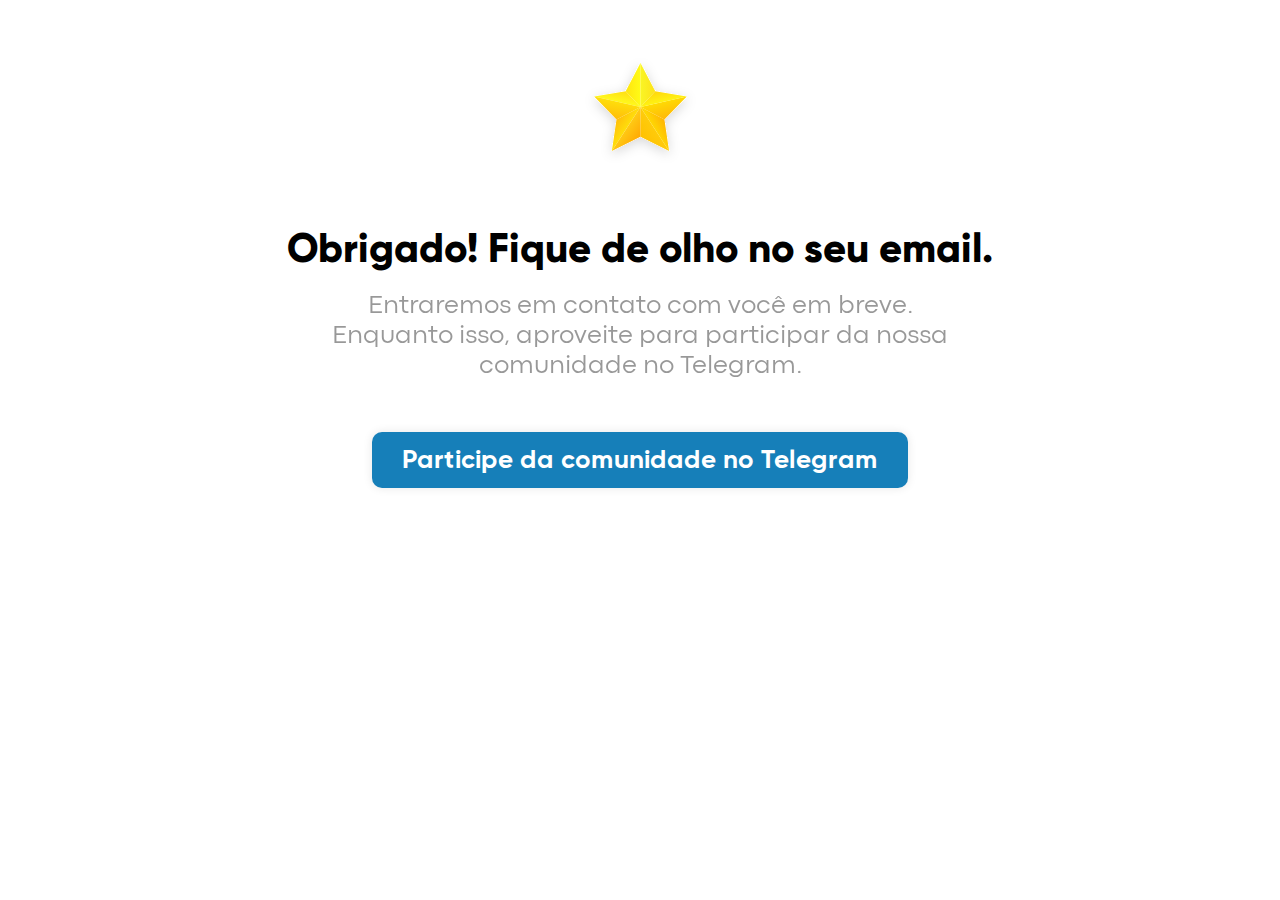
<file: thanks-page.html>
<!DOCTYPE html>
<html lang="en">
<head>
    <meta charset="UTF-8">
    <meta name="viewport" content="width=device-width, initial-scale=1">
    <title>Thanks</title>

    <link rel="shortcut icon" href="img/favicon.png">
    <link href="https://unpkg.com/aos@2.3.1/dist/aos.css" rel="stylesheet">
    <link rel="stylesheet" href="css/style.min.css">
</head>
<body>
    <div class="thanks">
        <div class="thanks__container">
            <div class="thanks__wrapper">
                <div class="thanks__image">
                    <img src="img/star.svg" alt="star">
                </div>
                <div class="thanks__title">
                    Obrigado! <br> Fique de olho no seu email.
                </div>
                <div class="thanks__subtitle">
                    Entraremos em contato com você em breve. Enquanto isso, aproveite para participar da nossa comunidade no Telegram.
                </div>
                <div class="thanks__btn">
                    <a href="https://t.me/ultimacommunity">
                        Participe da comunidade no Telegram
                    </a>
                </div>
            </div>
        </div>
    </div>
</body>
</html>
</file>
<file: css/style.min.css>
abbr,address,article,aside,audio,b,blockquote,body,canvas,caption,cite,code,dd,del,details,dfn,div,dl,dt,em,fieldset,figcaption,figure,footer,form,h1,h2,h3,h4,h5,h6,header,hgroup,html,i,iframe,img,ins,kbd,label,legend,li,mark,menu,nav,object,ol,p,pre,q,samp,section,small,span,strong,sub,summary,sup,table,tbody,td,tfoot,th,thead,time,tr,ul,var,video{margin:0;padding:0;border:0;outline:0;font-size:100%;vertical-align:baseline;background:0 0}body{line-height:1}article,aside,details,figcaption,figure,footer,header,hgroup,menu,nav,section{display:block}nav ul{list-style:none}ul{list-style:none}blockquote,q{quotes:none}a{margin:0;padding:0;font-size:100%;vertical-align:baseline;background:0 0;text-decoration:none;-webkit-transition:all .4s;-o-transition:all .4s;transition:all .4s}input{border:none;outline:0}button{outline:0;border:none}textarea{outline:0;border:none}mark{background-color:#ff9;color:#000;font-style:italic;font-weight:700}del{text-decoration:line-through}abbr[title],dfn[title]{border-bottom:1px dotted;cursor:help}table{border-collapse:collapse;border-spacing:0}hr{display:block;height:1px;border:0;border-top:1px solid #ccc;margin:1em 0;padding:0}input,select{vertical-align:middle}@font-face{font-family:CodecPro-Bold;font-display:swap;src:url(../fonts/CodecPro-Bold.woff) format("woff"),url(../fonts/CodecPro-Bold.woff2) format("woff2");font-weight:400;font-style:normal}@font-face{font-family:CodecPro-ExtraBold;font-display:swap;src:url(../fonts/CodecPro-ExtraBold.woff) format("woff"),url(../fonts/CodecPro-ExtraBold.woff2) format("woff2");font-weight:400;font-style:normal}@font-face{font-family:CodecPro-News;font-display:swap;src:url(../fonts/CodecPro-News.woff) format("woff"),url(../fonts/CodecPro-News.woff2) format("woff2");font-weight:400;font-style:normal}@font-face{font-family:Gilroy-ExtraBold;font-display:swap;src:url(../fonts/Gilroy-ExtraBold.woff) format("woff"),url(../fonts/Gilroy-ExtraBold.woff2) format("woff2");font-weight:400;font-style:normal}@font-face{font-family:Gilroy-Heavy;font-display:swap;src:url(../fonts/Gilroy-Heavy.woff) format("woff"),url(../fonts/Gilroy-Heavy.woff2) format("woff2");font-weight:400;font-style:normal}@font-face{font-family:Gilroy-Light;font-display:swap;src:url(../fonts/Gilroy-Light.woff) format("woff"),url(../fonts/Gilroy-Light.woff2) format("woff2");font-weight:400;font-style:normal}@font-face{font-family:Gilroy-Medium;font-display:swap;src:url(../fonts/Gilroy-Medium.woff) format("woff"),url(../fonts/Gilroy-Medium.woff2) format("woff2");font-weight:400;font-style:normal}@font-face{font-family:Gilroy-Regular;font-display:swap;src:url(../fonts/Gilroy-Regular.woff) format("woff"),url(../fonts/Gilroy-Regular.woff2) format("woff2");font-weight:400;font-style:normal}@font-face{font-family:Gilroy-SemiBold;font-display:swap;src:url(../fonts/Gilroy-SemiBold.woff) format("woff"),url(../fonts/Gilroy-SemiBold.woff2) format("woff2");font-weight:400;font-style:normal}@font-face{font-family:Gilroy-Thin;font-display:swap;src:url(../fonts/Gilroy-Thin.woff) format("woff"),url(../fonts/Gilroy-Thin.woff2) format("woff2");font-weight:400;font-style:normal}@font-face{font-family:Gilroy-Black;font-display:swap;src:url(../fonts/Gilroy-Black.woff) format("woff"),url(../fonts/Gilroy-Black.woff2) format("woff2");font-weight:400;font-style:normal}@font-face{font-family:Gilroy-UltraLight;font-display:swap;src:url(../fonts/Gilroy-UltraLight.woff) format("woff"),url(../fonts/Gilroy-UltraLight.woff2) format("woff2");font-weight:400;font-style:normal}@font-face{font-family:PTRootUI-Bold;font-display:swap;src:url(../fonts/PTRootUI-Bold.woff) format("woff"),url(../fonts/PTRootUI-Bold.woff2) format("woff2");font-weight:400;font-style:normal}@font-face{font-family:PTRootUI-Light;font-display:swap;src:url(../fonts/PTRootUI-Light.woff) format("woff"),url(../fonts/PTRootUI-Light.woff2) format("woff2");font-weight:400;font-style:normal}@font-face{font-family:PTRootUI-Medium;font-display:swap;src:url(../fonts/PTRootUI-Medium.woff) format("woff"),url(../fonts/PTRootUI-Medium.woff2) format("woff2");font-weight:400;font-style:normal}@font-face{font-family:PTRootUI-Regular;font-display:swap;src:url(../fonts/PTRootUI-Regular.woff) format("woff"),url(../fonts/PTRootUI-Regular.woff2) format("woff2");font-weight:400;font-style:normal}@font-face{font-family:sk-modernist-bold;font-display:swap;src:url(../fonts/sk-modernist-bold.woff) format("woff"),url(../fonts/sk-modernist-bold.woff2) format("woff2");font-weight:400;font-style:normal}@font-face{font-family:Gilroy-Bold;font-display:swap;src:url(../fonts/Gilroy-Bold.woff) format("woff"),url(../fonts/Gilroy-Bold.woff2) format("woff2");font-weight:400;font-style:normal}:root{--grayd3-color:#D3D3D3;--grayac-color:#ACACAC;--graybe-color:#BEBEBE;--pink-color:#EC25A3}*{-webkit-box-sizing:border-box;box-sizing:border-box}body{font-family:CodecPro-News;overflow-x:hidden}.container{width:100%;max-width:1215px;margin:0 auto}.header{overflow-x:hidden;padding-bottom:78px}.header__container{width:100%}.header__wrapper{position:relative}.header__top{max-width:1440px;width:100%;margin:0 auto;padding:66px 187px 0 0;display:-webkit-box;display:-ms-flexbox;display:flex;-webkit-box-pack:justify;-ms-flex-pack:justify;justify-content:space-between;-webkit-box-align:center;-ms-flex-align:center;align-items:center}.header__logo{width:808px;height:189px;margin-left:-131px}.header__logo svg{width:100%;height:100%}.header__logo-mobile{display:none}.header__login{font-family:CodecPro-Bold;margin-top:-25px}.header__login a{font-style:normal;font-weight:400;font-size:26px;line-height:22px;letter-spacing:.03em;text-transform:uppercase;color:#000;-webkit-transition:all .4s;-o-transition:all .4s;transition:all .4s}.header__login a:hover{color:#167fb9}.header__traveling-line-slide{width:678px;color:#000;font-style:normal;font-weight:400;font-size:26px;line-height:150%;text-align:center}.header .swiper-wrapper{-webkit-transition-timing-function:linear!important;-o-transition-timing-function:linear!important;transition-timing-function:linear!important}.header__traveling-line{width:100%;overflow:hidden;margin-top:7px;height:39px}.header__strange-image{position:absolute;left:53%;top:60%;-webkit-transform:translate(-50%,-50%);-ms-transform:translate(-50%,-50%);transform:translate(-50%,-50%);width:681px;height:680px;z-index:-1}.header__strange-image img{width:100%;height:100%}.header__block{width:100%;display:-webkit-box;display:-ms-flexbox;display:flex;-webkit-box-pack:justify;-ms-flex-pack:justify;justify-content:space-between;-webkit-box-align:end;-ms-flex-align:end;align-items:flex-end;margin:153px auto 0;max-width:1440px;padding:0 103px}.header__title{font-style:normal;font-weight:400;font-size:80px;line-height:120%;color:#000;width:100%;max-width:518px}.header__link{position:relative;margin:0 18px 30px 0}.header__link a{position:relative;display:block;font-style:normal;font-weight:400;font-size:50px;line-height:43px;text-transform:uppercase;color:#000;position:relative;z-index:1}.header__link a:after{content:'';display:block;position:absolute;left:70px;top:50%;-webkit-transform:translateY(-50%);-ms-transform:translateY(-50%);transform:translateY(-50%);width:178px;height:104px;-webkit-transition:all .7s;-o-transition:all .7s;transition:all .7s;z-index:-1;background-image:url(../img/header-btn-nohover.svg);background-repeat:no-repeat;background-size:100% 100%}.header__link a:before{content:'';display:block;position:absolute;top:50%;left:50%;-webkit-transform:translate(-50%,-50%);-ms-transform:translate(-50%,-50%);transform:translate(-50%,-50%);width:286px;height:104px;-webkit-transition:all .7s;-o-transition:all .7s;transition:all .7s;z-index:-1;background-image:url(../img/header-btn-hover.svg);background-repeat:no-repeat;background-size:100% 100%;opacity:0;visibility:hidden}.header__link a:hover:before{opacity:1;visibility:visible}.header__link a:hover:after{opacity:0;visibility:hidden}.thanks{line-height:1.15}.thanks__container{margin:0 auto;width:100%;height:100%;max-width:1050px;padding:55px 15px 30px;background-color:#fff}.thanks__image{width:74px;height:72px;margin:0 auto 36px}.thanks__image img{width:100%;height:100%}.thanks__title{font-size:40px;font-weight:400;display:-webkit-box;display:-ms-flexbox;display:flex;-webkit-box-pack:center;-ms-flex-pack:center;justify-content:center;font-family:Gilroy-ExtraBold}.thanks__title br{display:none}.thanks__subtitle{max-width:350px;margin:15px auto 0;font-size:16px;opacity:.4;font-family:CodecPro-News;text-align:center}.thanks__btn{display:-webkit-box;display:-ms-flexbox;display:flex;-webkit-box-pack:center;-ms-flex-pack:center;justify-content:center;margin-top:50px}.thanks__btn a{background-color:#167fb9;color:#fff;-webkit-box-shadow:0 0 10px rgba(0,0,0,.1);box-shadow:0 0 10px rgba(0,0,0,.1);border-radius:10px;font-family:Gilroy-Bold;text-decoration:none;text-align:center;padding:13px 30px;border:0;-webkit-transition:all .2s ease;-o-transition:all .2s ease;transition:all .2s ease;font-size:26px}.thanks__btn a:hover{background-color:#186d9c}.numbers{overflow-x:hidden}.numbers__wrapper{padding:60px 0 73px}.numbers__container{width:100%;max-width:1050px;margin:0 auto}.numbers__text{font-style:normal;font-weight:400;font-size:36px;line-height:44px;letter-spacing:-.011em;color:#333}.numbers__flex{display:-webkit-box;display:-ms-flexbox;display:flex;-webkit-box-pack:justify;-ms-flex-pack:justify;justify-content:space-between;padding:0 39px 0 50px}.numbers__block:first-child{width:100%;max-width:140px}.numbers__block:nth-child(2){width:100%;max-width:153px}.numbers__block:nth-child(3){width:100%;max-width:162px}.numbers__title{font-style:normal;font-weight:400;font-size:50px;line-height:43px;color:#5394f9;font-family:CodecPro-Bold}.numbers__info-text{font-style:normal;font-weight:400;font-size:18px;line-height:122%;color:#181818}.nossos-cursos{overflow:hidden}.nossos-cursos__wrapper{display:-webkit-box;display:-ms-flexbox;display:flex;-webkit-box-align:start;-ms-flex-align:start;align-items:flex-start;-webkit-box-pack:start;-ms-flex-pack:start;justify-content:flex-start}.nossos-cursos__title{font-weight:700;font-size:60px;line-height:110%;font-family:sk-modernist-bold;margin-bottom:37px;max-width:295px;margin-top:10px}.nossos-cursos__text{max-width:295px;font-weight:400;font-size:26px;line-height:35px;letter-spacing:-.011em;color:#333}.nossos-cursos__right{position:relative;left:91px;width:100%;max-width:900px}.nossos-cursos-formacao__title{font-style:normal;font-weight:700;font-family:sk-modernist-bold;font-size:40px;line-height:150%;color:#030303;margin-bottom:10px}.nossos-cursos-formacao-slider{overflow:initial}.nossos-cursos-formacao-item{background:#fff;border-radius:20px;overflow:hidden;padding:24px;width:277px;height:271px;-webkit-box-shadow:0 4px 25px rgba(0,0,0,.1);box-shadow:0 4px 25px rgba(0,0,0,.1);position:relative}.nossos-cursos-formacao-item.circle{margin-right:20px}.nossos-cursos-formacao-item.circle:before{content:'';width:200px;height:200px;border-radius:50%;background:#8bbfff;position:absolute;bottom:-78px;right:-60px;z-index:1;-webkit-transition:.3s linear;-o-transition:.3s linear;transition:.3s linear}.nossos-cursos-formacao-item.circle:hover:before{bottom:0;right:0;width:100%;height:100%;border-radius:0}.nossos-cursos-formacao-item.square:before{content:'';width:190px;height:190px;background:#ff8f72;border-radius:20px;-webkit-transform:rotate(-22.9deg);-ms-transform:rotate(-22.9deg);transform:rotate(-22.9deg);position:absolute;bottom:-63px;right:-65px;z-index:1;-webkit-transition:.3s linear;-o-transition:.3s linear;transition:.3s linear}.nossos-cursos-formacao-item.square:hover:before{bottom:0;right:0;width:100%;height:100%;border-radius:0;-webkit-transform:initial;-ms-transform:initial;transform:initial}.nossos-cursos-formacao-item__subtitle{font-weight:400;font-size:16px;line-height:150%;color:#000;font-family:CodecPro-Bold;position:relative;z-index:2}.nossos-cursos-formacao-item__title{margin-top:18px;margin-bottom:35px;font-weight:400;font-size:40px;line-height:120%;color:#000;font-family:CodecPro-Bold;position:relative;z-index:2}.nossos-cursos-formacao-item__bottom{display:-webkit-box;display:-ms-flexbox;display:flex;-webkit-box-align:center;-ms-flex-align:center;align-items:center;-webkit-box-pack:justify;-ms-flex-pack:justify;justify-content:space-between;position:relative;z-index:2}.nossos-cursos-formacao-item__tag{font-weight:400;font-size:16px;line-height:150%;height:26px;background:#000;color:#fff;padding:0 10px;border-radius:20px;display:-webkit-box;display:-ms-flexbox;display:flex;-webkit-box-align:center;-ms-flex-align:center;align-items:center;-webkit-box-pack:center;-ms-flex-pack:center;justify-content:center}.nossos-cursos-formacao-item__link{display:-webkit-box;display:-ms-flexbox;display:flex;-webkit-box-align:center;-ms-flex-align:center;align-items:center;-webkit-box-pack:end;-ms-flex-pack:end;justify-content:flex-end;-webkit-transition:.4s all;-o-transition:.4s all;transition:.4s all;position:relative;top:0}.nossos-cursos-formacao-item__link:hover{top:-7px}.nossos-cursos-formacao-item__link span{font-weight:400;font-size:40px;line-height:120%;color:#000;margin-right:10px}.nossos-cursos-formacao-item__link svg{width:20px;height:20px}.nossos-cursos-block{margin-top:23px;margin-bottom:93px}.nossos-cursos-block__title{font-style:normal;font-weight:700;font-family:sk-modernist-bold;font-size:40px;line-height:150%;color:#030303;margin-bottom:10px}.nossos-cursos-block .swiper-wrapper{margin:0 -10px;display:-webkit-box;display:-ms-flexbox;display:flex;-webkit-box-align:start;-ms-flex-align:start;align-items:flex-start;-webkit-box-pack:start;-ms-flex-pack:start;justify-content:flex-start;-ms-flex-wrap:wrap;flex-wrap:wrap}.nossos-cursos-block-item{background:rgba(226,243,255,.5);border-radius:20px;overflow:hidden;padding:24px;padding-right:16px;width:277px;height:271px;position:relative;-webkit-transition:.3s linear;-o-transition:.3s linear;transition:.3s linear;margin:0 10px;margin-bottom:20px}.nossos-cursos-block-item.four{display:none}.nossos-cursos-block-item:hover{background:rgba(163,216,255,.5)}.nossos-cursos-block-item__subtitle{font-weight:400;font-size:16px;line-height:150%;color:#000;font-family:CodecPro-Bold}.nossos-cursos-block-item__title{margin-top:18px;margin-bottom:20px;font-weight:400;font-size:28px;line-height:120%;color:#000;font-family:CodecPro-Bold;height:111px;display:-webkit-box;display:-ms-flexbox;display:flex;-webkit-box-align:center;-ms-flex-align:center;align-items:center;-webkit-box-pack:start;-ms-flex-pack:start;justify-content:flex-start}.nossos-cursos-block-item__bottom{display:-webkit-box;display:-ms-flexbox;display:flex;-webkit-box-align:center;-ms-flex-align:center;align-items:center;-webkit-box-pack:justify;-ms-flex-pack:justify;justify-content:space-between}.nossos-cursos-block-item__tag{font-weight:400;font-size:16px;line-height:150%;height:26px;background:#000;color:#fff;padding:0 10px;border-radius:20px;display:-webkit-box;display:-ms-flexbox;display:flex;-webkit-box-align:center;-ms-flex-align:center;align-items:center;-webkit-box-pack:center;-ms-flex-pack:center;justify-content:center}.nossos-cursos-block-item__link{display:-webkit-box;display:-ms-flexbox;display:flex;-webkit-box-align:center;-ms-flex-align:center;align-items:center;-webkit-box-pack:end;-ms-flex-pack:end;justify-content:flex-end;-webkit-transition:.4s all;-o-transition:.4s all;transition:.4s all;position:relative;top:0;padding-right:10px}.nossos-cursos-block-item__link:hover{top:-7px}.nossos-cursos-block-item__link span{font-weight:400;font-size:40px;line-height:120%;color:#000;margin-right:10px}.nossos-cursos-block-item__link svg{width:20px;height:20px}.mentors{overflow-x:hidden}.mentors__wrapper{padding:38px 0 63px}.mentors__title{font-style:normal;font-weight:700;font-size:50px;line-height:144%;font-family:sk-modernist-bold;letter-spacing:-.5px;color:#000;width:100%;max-width:1285px;padding:0 35px;margin:0 auto}.mentors__title span{width:100%;display:block;max-width:950px}.mentors__slider{margin-top:33px;height:600px;width:100%;overflow-x:hidden;overflow-y:visible}.mentors .swiper-wrapper{-webkit-transition-timing-function:linear!important;-o-transition-timing-function:linear!important;transition-timing-function:linear!important}.mentors__slide{display:-webkit-box;display:-ms-flexbox;display:flex;-webkit-box-orient:vertical;-webkit-box-direction:normal;-ms-flex-direction:column;flex-direction:column;-webkit-box-pack:justify;-ms-flex-pack:justify;justify-content:space-between;height:100%}.mentors__slide1{height:100%;width:382px}.mentors__slide-block{position:relative;display:-webkit-box;display:-ms-flexbox;display:flex;-webkit-box-pack:justify;-ms-flex-pack:justify;justify-content:space-between;-webkit-box-align:center;-ms-flex-align:center;align-items:center;height:130px}.mentors__slide-cover{height:calc(100% / 3);width:100%;position:relative}.mentors__slide-block11{width:330px;height:130px;margin:49px auto auto 53px}.mentors__block-photo{width:130px!important;height:130px!important;border-radius:10px;overflow:hidden;margin-right:20px}.mentors__block-photo img{width:100%;height:100%}.mentors__block-info{width:calc(100% - 130px - 20px)}.mentors__block-name{font-style:normal;font-size:23px;line-height:20px;color:#000;font-family:CodecPro-Bold}.mentors__block-company{font-style:normal;font-size:16px;line-height:137%;color:#000;margin-top:15px}.mentors__block-occupation{font-style:normal;font-size:16px;line-height:137%;color:#000}.mentors__block-message{position:absolute;background-color:#1ea0ff;font-style:normal;font-size:16px;line-height:125%;color:#fff;padding:8px 10px;z-index:2;font-family:CodecPro-Bold;opacity:0;visibility:hidden;-webkit-transition:all 1.8s;-o-transition:all 1.8s;transition:all 1.8s}.mentors__block-message11{top:-46px;right:-7px;left:auto;border-radius:15px 15px 15px 2px}.mentors__slide-block12{margin:22px 0 47px 0;left:233px;height:130px;width:391px}.mentors__block-message12{top:-50px;left:63px;border-radius:15px 15px 15px 2px}.mentors__slide-block13{top:-14px}.mentors__block-message13{border-radius:5px 20px 20px 20px;left:60px;bottom:-51px}.mentors__slide2{width:455.5px}.mentors__slide-block21{left:151px;top:10px}.mentors__block-message21{left:79px;bottom:-45px;border-radius:5px 20px 20px 20px}.mentors__slide-block23{top:39px;left:38px}.mentors__block-message23{top:-37px;left:65px;border-radius:15px 15px 15px 2px}.mentors__slide3{width:508px}.mentors__slide-block31{top:46px;left:141.5px}.mentors__block-message31{top:-29px;left:75px;border-radius:15px 15px 15px 2px}.mentors__slide-block32{top:57px;left:-103.5px;width:360px}.mentors__block-message32{top:-28px;left:69px;border-radius:15px 15px 15px 2px;width:306px}.mentors__slide-block33{top:16px;left:108.5px;width:372px}.mentors__block-message33{bottom:-51px;left:60px;border-radius:5px 20px 20px 20px}.mentors__slide4{width:531px}.mentors__slide-block41{width:358px;top:10px;left:173px}.mentors__block-message41{bottom:-20px;left:72px;border-radius:5px 20px 20px 20px;white-space:nowrap}.mentors__slide-block42{left:-127px;top:22px;width:371px}.mentors__block-message42{top:-44px;left:79px;border-radius:15px 15px 15px 2px}.mentors__slide-block43{top:39px;left:60px;width:301px}.mentors__block-message43{top:-44px;left:58px;border-radius:15px 15px 15px 2px;width:244px}.mentors__slide5{width:474px}.mentors__slide-block51{width:312px;left:164px;top:46px}.mentors__block-message51{width:247px;border-radius:15px 15px 15px 2px;top:-42px;left:76px}.mentors__slide-block52{width:412px;top:47px;left:-147px}.mentors__block-message52{width:342px;top:-45px;left:65px;border-radius:15px 15px 15px 2px}.mentors__slide-block53{width:346px;top:16px;left:41px}.mentors__block-message53{width:277px;bottom:-53px;left:66px;border-radius:5px 20px 20px 20px}.mentors__slide6{width:460px}.mentors__slide-block61{top:10px;left:170px;width:290px}.mentors__block-message61{width:332px;bottom:-27px;left:74px;border-radius:5px 20px 20px 20px}.mentors__slide-block621{width:322px;left:-130px;top:22px}.mentors__block-message621{top:-44px;left:76px;border-radius:15px 15px 15px 2px}.mentors__slide-abs-bl{position:absolute;top:37px;left:314px}.mentors__slide-block622{width:319px}.mentors__block-message622{left:90px;width:322px;white-space:nowrap;top:-28px;border-radius:15px 15px 15px 2px}.mentors__slide-block63{width:316px;top:39px;left:57px}.mentors__block-message63{top:-49px;left:78px;border-radius:15px 15px 15px 2px;width:256px}.mentors__slide7{width:496px}.mentors__slide-block71{top:46px;left:166px;width:335px}.mentors__block-message71{border-radius:15px 15px 15px 2px;top:-26px;left:73px;width:337px;white-space:nowrap}.mentors__slide-block72{width:359px;top:22px;left:386px}.mentors__block-message72{top:-47px;left:70px;width:302px;border-radius:15px 15px 15px 2px}.mentors__slide-block73{top:16px;left:113px;width:300px}.mentors__block-message73{bottom:-51px;left:65px;width:249px;border-radius:5px 20px 20px 20px}.mentors__slide8{width:496px}.mentors__slide-block81{top:10px;left:190px;width:308px}.mentors__block-message81{width:314px;border-radius:5px 20px 20px 20px;bottom:-63px;left:84px}.mentors__slide-block82{width:355px;top:57px;left:401px}.mentors__block-message82{width:293px;border-radius:15px 15px 15px 2px;top:-26px;left:65px;white-space:nowrap}.mentors__slide-block83{width:320px;top:39px;left:77px}.mentors__block-message83{width:219px;border-radius:15px 15px 15px 2px;top:-43px;left:67px}.mentors__slide9{width:544px}.mentors__slide-block91{width:354px;left:196px;top:46px}.mentors__block-message91{width:271px;border-radius:15px 15px 15px 2px;top:-45px;left:97px}.mentors__slide-block92{width:392px;left:376px;top:22px}.mentors__block-message92{width:269px;border-radius:15px 15px 15px 2px;top:-47px;left:79px}.mentors__slide-block93{width:268px;left:93px;top:16px}.mentors__block-message93{bottom:-51px;left:71px;width:312px;border-radius:5px 20px 20px 20px}.mentors__slide10{width:515px}.mentors__slide-block101{width:390px;top:10px;left:132px}.mentors__block-message101{width:213px;border-radius:5px 20px 20px 20px;bottom:-49px;left:83px}.mentors__slide-block102{width:311px;top:47px;left:333px}.mentors__block-message102{width:225px;border-radius:15px 15px 15px 2px;top:-40px;left:82px}.mentors__slide-block103{top:39px;left:19px;width:320px}.mentors__block-message103{top:-42px;left:74px;width:359px;border-radius:15px 15px 15px 2px}.mentors__slide11{width:483px}.mentors__slide-block111{width:404px;top:41px;left:51px}.mentors__block-message111{width:243px;border-radius:15px 15px 15px 2px;top:-43px;left:75px}.mentors__slide-block113{width:410px;top:55px;left:-22px}.mentors__block-message113{width:310px;border-radius:15px 15px 15px 2px;top:-47px;left:74px}.mentors__block-message{opacity:1;visibility:visible}.feedback{overflow:hidden}.feedback__container{width:100%}.feedback__wrapper{padding:41px 0 105px}.feedback__title-mob{display:none}.feedback__title-web{display:block}.feedback__title{font-family:sk-modernist-bold;max-width:1440px;padding:0 103px;margin:0 auto;display:-webkit-box;display:-ms-flexbox;display:flex;-webkit-box-align:center;-ms-flex-align:center;align-items:center;-webkit-box-pack:justify;-ms-flex-pack:justify;justify-content:space-between;font-style:normal;font-weight:700;font-size:50px;line-height:120%;color:#181818}.feedback__title .nossos-cursos__slider-nav{margin-top:0;padding-right:0;display:-webkit-box;display:-ms-flexbox;display:flex;-webkit-box-align:center;-ms-flex-align:center;align-items:center;-webkit-box-pack:center;-ms-flex-pack:center;justify-content:center}.feedback__title .nossos-cursos__slider-nav .nossos-cursos__arrow{display:-webkit-box;display:-ms-flexbox;display:flex;-webkit-box-align:center;-ms-flex-align:center;align-items:center;-webkit-box-pack:center;-ms-flex-pack:center;justify-content:center;width:30px;min-width:30px;height:30px}.feedback__title .nossos-cursos__slider-nav .nossos-cursos__arrow svg{width:30px;height:30px;stroke:#343a3f}.feedback__title .nossos-cursos__slider-nav .swiper-pagination{position:static;margin:0 40px;display:-webkit-box;display:-ms-flexbox;display:flex;-webkit-box-align:center;-ms-flex-align:center;align-items:center;-webkit-box-pack:center;-ms-flex-pack:center;justify-content:center}.feedback__title .nossos-cursos__slider-nav .swiper-pagination-bullet{position:relative;width:10px;height:10px;margin:0 4px}.feedback__title .nossos-cursos__slider-nav .swiper-pagination-bullet-active{background:#000}.feedback__title .nossos-cursos__slider-nav .swiper-pagination-bullet-active:before{content:'';position:absolute;width:40px;height:40px;display:block;top:50%;left:50%;-webkit-transform:translate(-50%,-50%);-ms-transform:translate(-50%,-50%);transform:translate(-50%,-50%);background-image:url(../img/slider-shadow-pagination.svg);background-repeat:no-repeat;background-size:100% 100%;z-index:-1}.feedback__flex{display:-webkit-box;display:-ms-flexbox;display:flex;-webkit-box-pack:justify;-ms-flex-pack:justify;justify-content:space-between;margin-top:32px;padding-right:16px;margin-left:calc((100vw - 1236px)/ 2)}.feedback__block{width:100%;max-width:360px;padding:40px 40px 50px;padding-left:0;padding-right:60px}.feedback__block-title{display:-webkit-box;display:-ms-flexbox;display:flex;-webkit-box-align:center;-ms-flex-align:center;align-items:center}.feedback__photo{border-radius:50%;overflow:hidden;width:60px;height:60px;margin-right:20px}.feedback__photo img{width:100%;height:100%;-o-object-fit:cover;object-fit:cover}.feedback__name{font-style:normal;font-weight:400;font-size:23px;line-height:20px;color:#000;font-family:CodecPro-Bold}.feedback__subtitle{margin-top:10px;font-style:normal;font-weight:400;font-size:18px;line-height:15px;color:#5f7888}.feedback__block-text{font-style:normal;font-weight:400;font-size:18px;line-height:150%;color:#181818;margin-top:20px}.feedback__btn{margin-top:38px;display:-webkit-box;display:-ms-flexbox;display:flex;-webkit-box-align:center;-ms-flex-align:center;align-items:center;-webkit-box-pack:center;-ms-flex-pack:center;justify-content:center;max-width:1440px;padding:0 103px;margin:0 auto}.feedback__btn a{font-style:normal;font-weight:400;font-size:44px;line-height:38px;color:#000;position:relative}.feedback__btn a:after{content:'';position:absolute;display:block;width:241px;height:154px;left:-50px;top:50%;-webkit-transform:translateY(-50%);-ms-transform:translateY(-50%);transform:translateY(-50%);background-image:url(../img/feedback-btn-nohover.svg);background-repeat:no-repeat;background-size:100% 100%;-webkit-transition:all .6s;-o-transition:all .6s;transition:all .6s;z-index:-1}.feedback__btn a:before{content:'';position:absolute;display:block;height:154px;background-repeat:no-repeat;background-size:100% 100%;-webkit-transition:all .6s;-o-transition:all .6s;transition:all .6s;z-index:-1;background-image:url(../img/feedback-btn-hover.svg);width:399px;top:50%;left:50%;-webkit-transform:translate(-50%,-50%);-ms-transform:translate(-50%,-50%);transform:translate(-50%,-50%);opacity:0;visibility:visible}.feedback__btn a:hover:before{opacity:1;visibility:visible}.feedback__btn a:hover:after{opacity:0;visibility:hidden}.curso-functiona{position:relative;overflow:hidden}.curso-functiona .line-web{top:305px;content:'';position:absolute;display:block;width:100vw;height:1px;background-color:#000}.curso-functiona__container{width:100%;max-width:1366px;margin:0 auto}.curso-functiona__wrapper{padding:55px 0 139px}.curso-functiona__title{font-style:normal;font-weight:400;font-size:60px;line-height:86px;color:#000;text-align:center;font-family:sk-modernist-bold}.curso-functiona__flex{display:-webkit-box;display:-ms-flexbox;display:flex;-webkit-box-pack:justify;-ms-flex-pack:justify;justify-content:space-between;padding-left:38px;margin-top:106px;position:relative}.curso-functiona__block{width:calc(100% / 5 - 5px)}.curso-functiona__titles-block{display:-webkit-box;display:-ms-flexbox;display:flex;-webkit-box-align:end;-ms-flex-align:end;align-items:flex-end}.curso-functiona__number{color:#14b0fa;font-style:normal;font-weight:400;font-size:40px;line-height:130%;margin-right:10px;width:24px;font-family:CodecPro-Bold;display:-webkit-box;display:-ms-flexbox;display:flex;-webkit-box-pack:center;-ms-flex-pack:center;justify-content:center}.curso-functiona__title-text{margin-bottom:5px;font-style:normal;font-family:CodecPro-ExtraBold;font-size:21px;line-height:150%;letter-spacing:.03em;text-transform:uppercase;color:#000;position:relative}.curso-functiona__title-text:after{position:absolute;display:block;content:'';width:41px;height:41px;background-image:url(../img/COMO-O-CURSO-FUNCIONA.svg);background-repeat:no-repeat;background-size:cover;z-index:2;left:-10px;bottom:-32px}.curso-functiona__cross-svg{display:none}.curso-functiona__text-block{padding-left:34px;font-style:normal;font-weight:400;font-size:16px;line-height:150%;color:#000;margin-top:16px}.curso-functiona__block.active .curso-functiona__cross-svg{-webkit-transform:rotate(225deg);-ms-transform:rotate(225deg);transform:rotate(225deg)}.high-time{position:relative;overflow-x:hidden}.high-time__container{width:100%;max-width:1440px;margin:0 auto}.high-time__wrapper{height:250px;display:-webkit-box;display:-ms-flexbox;display:flex;-webkit-box-align:center;-ms-flex-align:center;align-items:center;-webkit-box-pack:center;-ms-flex-pack:center;justify-content:center}.high-time__mob{display:none}.high-time__text-block{font-style:normal;font-weight:400;font-size:40px;line-height:120%;text-align:center;color:#181818;padding-left:42px}.high-time__img-bg{z-index:-1;position:absolute;width:100%;height:220px;top:50%;left:50%;-webkit-transform:translate(-50%,-50%)!important;-ms-transform:translate(-50%,-50%)!important;transform:translate(-50%,-50%)!important}.high-time__img-bg img{width:100%;height:100%}.high-time .br-mob{display:none}.principais-recursos{overflow-x:hidden}.principais-recursos__container{width:100%;max-width:1064px;margin:0 auto;padding:0 35px}.principais-recursos__wrapper{padding:121px 0 42px}.principais-recursos__title{font-style:normal;font-weight:400;font-size:50px;line-height:76%;display:-webkit-box;display:-ms-flexbox;display:flex;-webkit-box-align:center;-ms-flex-align:center;align-items:center;color:#000;text-transform:uppercase;font-family:sk-modernist-bold}.principais-recursos__block{display:-webkit-box;display:-ms-flexbox;display:flex;-webkit-box-pack:justify;-ms-flex-pack:justify;justify-content:space-between;margin-top:60px}.principais-recursos__slider{width:100%;height:100%;overflow:hidden}.principais-recursos__slide{width:100%;height:100%}.principais-recursos__slide-title{font-style:normal;font-weight:400;font-family:CodecPro-Bold;font-size:30px;line-height:127%;color:#000}.principais-recursos__slide-subtitle{margin-top:60px;font-style:normal;font-weight:400;font-size:20px;line-height:140%;width:100%;max-width:350px;color:#000}.principais-recursos__left{height:276px;width:426px}.principais-recursos__slider-nav{margin-top:60px;display:-webkit-box;display:-ms-flexbox;display:flex;-webkit-box-align:center;-ms-flex-align:center;align-items:center;-webkit-box-pack:start;-ms-flex-pack:start;justify-content:flex-start}.principais-recursos__arrow{width:33px;height:30px;cursor:pointer}.principais-recursos__arrow svg{width:100%;height:100%}.principais-recursos__prev{margin-right:40px}.principais-recursos__next{margin-left:40px}.principais-recursos .swiper-pagination{position:static!important;display:-webkit-box;display:-ms-flexbox;display:flex;-webkit-box-align:center;-ms-flex-align:center;align-items:center;width:initial;height:30px}.principais-recursos .swiper-pagination-bullet{width:10px!important;height:10px!important;display:inline-block;border-radius:50%;background-color:#c4c4c4;opacity:1;margin-right:10px}.principais-recursos .swiper-pagination-bullet:last-child{margin-right:0}.principais-recursos .swiper-pagination-bullet-active{position:relative!important;background-color:#000;display:block}.principais-recursos .swiper-pagination-bullet-active:before{content:'';position:absolute;width:40px;height:40px;display:block;top:50%;left:50%;-webkit-transform:translate(-50%,-50%);-ms-transform:translate(-50%,-50%);transform:translate(-50%,-50%);background-image:url(../img/slider-shadow-pagination.svg);background-repeat:no-repeat;background-size:100% 100%;z-index:-1}.principais-recursos__form-block{background-color:rgba(255,255,255,.8);border:.5px solid #000;border-radius:30px;padding:31px 22px 22px;position:relative;top:-91px;width:345px}.principais-recursos__form-title{font-style:normal;font-weight:400;font-size:26px;line-height:120%;text-align:center;color:#000;font-family:CodecPro-Bold}.principais-recursos__form-subtitle{font-style:normal;font-weight:400;font-size:14px;line-height:130%;text-align:center;margin-top:24px;color:#000}.principais-recursos__for-inputs{margin-top:24px}.principais-recursos__inputs-block{display:-webkit-box;display:-ms-flexbox;display:flex;-webkit-box-align:center;-ms-flex-align:center;align-items:center;background-color:rgba(134,140,144,.1);border-radius:10px;padding:13px 10px;margin-bottom:10px}.principais-recursos__inputs-block:last-child{margin-bottom:0}.principais-recursos label{display:none}.principais-recursos__icon-block{width:24px;height:24px}.principais-recursos__icon-block svg{width:100%;height:100%}.principais-recursos__input{width:calc(100% - 24px - 26px);font-style:normal;font-size:18px;line-height:120%;text-align:center;color:#000;background-color:transparent}.principais-recursos__input::-webkit-input-placeholder{font-style:normal;font-size:18px;text-align:center;color:#000!important;opacity:1;font-family:CodecPro-News}.principais-recursos__input::-moz-placeholder{font-style:normal;font-size:18px;text-align:center;color:#000!important;opacity:1;font-family:CodecPro-News}.principais-recursos__input:-ms-input-placeholder{font-style:normal;font-size:18px;text-align:center;color:#000!important;opacity:1;font-family:CodecPro-News}.principais-recursos__input::-ms-input-placeholder{font-style:normal;font-size:18px;text-align:center;color:#000!important;opacity:1;font-family:CodecPro-News}.principais-recursos__input::placeholder{font-style:normal;font-size:18px;text-align:center;color:#000!important;opacity:1;font-family:CodecPro-News}.principais-recursos__form-btn{position:relative;display:block;background-color:transparent;margin:34px auto 0;padding:7px 42px 15px 35px;font-style:normal;font-weight:400;font-size:40px;line-height:34px;text-transform:uppercase;color:#000;cursor:pointer;-webkit-transition:all .4s;-o-transition:all .4s;transition:all .4s}.principais-recursos__form-btn span{position:relative;z-index:3}.principais-recursos__form-btn:hover:after{opacity:0;visibility:visible}.principais-recursos__form-btn:hover:before{opacity:1;visibility:visible}.principais-recursos__form-btn:after{content:'';position:absolute;display:block;left:54px;right:0;top:50%;-webkit-transform:translateY(-50%);-ms-transform:translateY(-50%);transform:translateY(-50%);background-image:url(../img/footer-btn-nohover.svg);background-repeat:no-repeat;background-size:100% 100%;width:151px;height:94px;z-index:0;-webkit-transition:all .6s;-o-transition:all .6s;transition:all .6s}.principais-recursos__form-btn:before{content:'';position:absolute;display:block;top:50%;background-repeat:no-repeat;background-size:100% 100%;height:94px;z-index:0;-webkit-transition:all .6s;-o-transition:all .6s;transition:all .6s;right:auto;left:50%;-webkit-transform:translate(-50%,-50%);-ms-transform:translate(-50%,-50%);transform:translate(-50%,-50%);width:223px;background-image:url(../img/footer-btn-hover.svg);opacity:0;visibility:hidden}.footer{overflow-x:hidden}.footer .container{max-width:1190px}.footer__wrapper{padding:33px 41px 22px 48px;padding-left:0;padding-right:0;display:-webkit-box;display:-ms-flexbox;display:flex;-webkit-box-align:center;-ms-flex-align:center;align-items:center;-webkit-box-pack:justify;-ms-flex-pack:justify;justify-content:space-between}.footer__cpd{width:73px;height:67px;-o-object-fit:contain;object-fit:contain}.footer__cpd-mob{display:none}.footer__block{width:100%;max-width:958px;display:-webkit-box;display:-ms-flexbox;display:flex;-webkit-box-pack:justify;-ms-flex-pack:justify;justify-content:space-between;-webkit-box-align:center;-ms-flex-align:center;align-items:center}.footer__left{font-style:normal;font-weight:400;font-size:12px;line-height:150%;letter-spacing:.1em;text-transform:uppercase;color:#000;white-space:nowrap}.footer__left a{text-decoration:none;color:#000;-webkit-transition:all .4s;-o-transition:all .4s;transition:all .4s}.footer__left a:hover{color:#167fb9}.footer__flex{display:-webkit-box;display:-ms-flexbox;display:flex;-webkit-box-orient:vertical;-webkit-box-direction:normal;-ms-flex-direction:column;flex-direction:column;-webkit-box-align:start;-ms-flex-align:start;align-items:flex-start;-webkit-box-pack:center;-ms-flex-pack:center;justify-content:center;display:flex}.footer__flex span{margin-bottom:18px}.footer__flex span:nth-child(2){margin-bottom:0}.footer__flex span:last-child{display:none}.footer__flex .br-mob{display:none}.footer__flex a{font-style:normal;font-weight:400;font-size:14px;line-height:18px;color:#000;-webkit-box-align:center;-ms-flex-align:center;align-items:center;text-decoration:none;-webkit-transition:all .4s;-o-transition:all .4s;transition:all .4s}.footer__flex a:hover{color:#167fb9}.footer__links-soc>a{display:block;margin-bottom:19px;font-style:normal;font-weight:400;font-size:14px;line-height:18px;color:#000;-webkit-box-align:center;-ms-flex-align:center;align-items:center;text-decoration:none;-webkit-transition:all .4s;-o-transition:all .4s;transition:all .4s}.footer__links-soc>a:hover{color:#167fb9}.footer__links-soc--wrapper{display:-webkit-box;display:-ms-flexbox;display:flex}.footer__soc-block{width:20px;height:20px;margin-right:30px;-webkit-transition:all .4s;-o-transition:all .4s;transition:all .4s}.footer__soc-block:hover svg{fill:#000}.footer__soc-block:last-child{margin-right:0}.footer__soc-block svg{width:100%;height:100%;fill:#1ea0ff;-webkit-transition:.3s linear;-o-transition:.3s linear;transition:.3s linear}.footer__info{margin-top:15px;font-style:normal;font-weight:400;font-size:12px;line-height:150%;letter-spacing:.1em;text-transform:uppercase;color:rgba(134,140,144,.8)}@media (min-width:767px){.thanks__subtitle{max-width:650px;font-size:26px;margin-top:20px;text-align:center}}@media (min-width:768px){.thanks__image{width:115px;height:111px;margin-bottom:60px}}@media (min-width:769px){.curso-functiona__block:first-child .curso-functiona__number{margin-right:3px}.curso-functiona__block:first-child .curso-functiona__text-block{padding-left:22px}}@media all and (max-width:1350px){.nossos-cursos__wrapper{-webkit-box-pack:justify;-ms-flex-pack:justify;justify-content:space-between}.nossos-cursos__right{left:0;max-width:614px}.nossos-cursos-formacao .swiper-wrapper{display:-webkit-box;display:-ms-flexbox;display:flex;-webkit-box-align:center;-ms-flex-align:center;align-items:center}.nossos-cursos-block .swiper-wrapper{margin:0}.nossos-cursos-block-item{margin:0;margin-right:20px;margin-bottom:20px}}@media all and (max-width:1290px){.feedback__title{padding:0 35px}.feedback__flex{margin-left:35px}}@media (max-width:1250px){.header__top{padding:60px 35px 0 0}.header__logo{width:750px;height:150px;margin-left:-200px}.header__strange-image{width:540px;height:540px;top:50%}.header__block{padding:0 35px;margin-top:90px}.header__title{font-size:70px;max-width:490px}.header__link a{font-size:46px}.numbers__wrapper{padding:45px 0 85px}.numbers__container{padding:0 35px}.numbers__text{font-size:32px}.feedback__wrapper{padding:80px 0 90px}.feedback__flex{padding-right:0}.high-time__text-block{font-size:35px;padding-left:30px}}@media all and (max-width:1250px){.nossos-cursos .container{padding:0 35px}.feedback__btn{padding:0 15px}}@media (max-width:1200px){.curso-functiona .line-web{top:270px}.curso-functiona__wrapper{padding:55px 0 70px}.curso-functiona__flex{margin-top:56px}.curso-functiona__block br{display:none}.principais-recursos__wrapper{padding:70px 0 50px}.footer__wrapper{padding:33px 15px 22px}.footer__soc-block{margin-right:20px}}@media all and (max-width:1200px){.footer__cpd{margin-right:30px}}@media (max-width:1150px){.feedback__block{padding:35px 35px 40px}}@media (max-width:1100px){.mentors__title{width:100%;padding:0 35px}.mentors__slider{margin-top:30px}.feedback__wrapper{padding:80px 0 50px}.curso-functiona .line-web{top:250px}.curso-functiona__wrapper{padding:50px 0 70px}.curso-functiona__title{font-size:55px}.curso-functiona__flex{margin-top:55px}.curso-functiona__flex{padding:0 15px}.curso-functiona__block{width:calc(100% / 5 - 5px)}.curso-functiona__text-block{font-size:14px}.high-time__wrapper{height:220px}}@media all and (max-width:998px){.nossos-cursos__wrapper{-webkit-box-orient:vertical;-webkit-box-direction:normal;-ms-flex-direction:column;flex-direction:column}.nossos-cursos__right{padding-left:0;max-width:initial}.nossos-cursos-formacao{margin-top:30px}.nossos-cursos-formacao__title{margin-left:0}.nossos-cursos-formacao .swiper-wrapper{-webkit-box-pack:start;-ms-flex-pack:start;justify-content:flex-start}.nossos-cursos-block-slider .swiper-wrapper{margin:0 -15px;-webkit-box-align:initial;-ms-flex-align:initial;align-items:initial;-webkit-box-pack:initial;-ms-flex-pack:initial;justify-content:initial}.nossos-cursos-block{margin-bottom:50px}.nossos-cursos-block__title{margin-left:0}.nossos-cursos-block .swiper-wrapper{display:-webkit-box;display:-ms-flexbox;display:flex;-ms-flex-wrap:nowrap;flex-wrap:nowrap}.nossos-cursos-block-item{margin:0 15px}.nossos-cursos-block-item.one{margin-left:0;-webkit-box-ordinal-group:2;-ms-flex-order:1;order:1}.nossos-cursos-block-item.two{-webkit-box-ordinal-group:3;-ms-flex-order:2;order:2}.nossos-cursos-block-item.three{-webkit-box-ordinal-group:4;-ms-flex-order:3;order:3}.nossos-cursos-block-item.four{-webkit-box-ordinal-group:5;-ms-flex-order:4;order:4}.nossos-cursos-block-item.fife{-webkit-box-ordinal-group:6;-ms-flex-order:5;order:5}.nossos-cursos-block-item.six{-webkit-box-ordinal-group:7;-ms-flex-order:6;order:6}.nossos-cursos-block-item.seven{-webkit-box-ordinal-group:8;-ms-flex-order:7;order:7}.nossos-cursos-block-item.four{display:block}}@media (max-width:991px){.header__logo{width:670px;height:110px;margin-left:-200px}.header__login{margin-top:0}.header__login a{font-size:20px}.header__traveling-line-slide{font-size:23px}.header__strange-image{width:480px;height:480px}.header__title{font-size:60px;max-width:420px}.header__link a{font-size:40px}.numbers__text{font-size:28px}.feedback__wrapper{padding:70px 0 50px}.feedback__title{font-size:48px}.feedback__block{height:100%;width:370px}.curso-functiona .line-web{top:257px}.curso-functiona__wrapper{padding:70px 0 70px}.curso-functiona__title{font-size:48px}.curso-functiona__flex{margin-top:60px}.curso-functiona__number{font-size:31px;width:18px}.curso-functiona__title-text{font-size:15px}.curso-functiona__title-text:after{bottom:-18px;width:23px;height:23px;left:-5px}.curso-functiona__text-block{padding-left:28px;font-size:12px}.high-time__text-block{font-size:28px;padding-left:30px}.principais-recursos__wrapper{padding:70px 0 50px}.principais-recursos__title{font-size:44px}.principais-recursos__block{margin-top:50px}.principais-recursos__left{width:390px}.principais-recursos__slider-nav{margin-top:55px}.principais-recursos__form-block{padding:25px 18px 18px;top:-30px;width:320px}.principais-recursos__form-subtitle{margin-top:15px;font-size:18px}.principais-recursos__for-inputs{margin-top:15px}.principais-recursos__form-btn{margin-top:25px;font-size:32px;padding:4px 20px 10px 23px}.footer__block{-webkit-box-pack:normal;-ms-flex-pack:normal;justify-content:normal;-webkit-box-orient:vertical;-webkit-box-direction:reverse;-ms-flex-direction:column-reverse;flex-direction:column-reverse}.footer__flex{-ms-flex-wrap:wrap;flex-wrap:wrap;-webkit-box-align:center;-ms-flex-align:center;align-items:center}.footer__flex span{margin-bottom:30px}.footer__flex span:nth-child(2){margin-bottom:30px}.footer__flex span:last-child{display:block}.footer__soc-block{width:40px;height:40px;margin-right:34px;margin-bottom:30px}.footer__info{text-align:center;margin-top:30px}}@media all and (max-width:991px){.footer__cpd{display:none}.footer__cpd-mob{display:block;margin-bottom:45px;width:99px;height:91px;-o-object-fit:contain;object-fit:contain}.footer__links-soc>a{display:none}}@media (max-width:768px){.header{padding-bottom:111px}.header__block{-webkit-box-align:center;-ms-flex-align:center;align-items:center;-webkit-box-pack:center;-ms-flex-pack:center;justify-content:center;-webkit-box-orient:vertical;-webkit-box-direction:normal;-ms-flex-direction:column;flex-direction:column}.header__title{text-align:center}.header__link{margin:121px auto 0}.numbers__flex{padding:0}.mentors__slider{margin-top:20px}.feedback__wrapper{padding:40px 0 50px}.curso-functiona .line-web{display:none}.curso-functiona__wrapper{padding:50px 0 30px}.curso-functiona__title{font-size:42px}.curso-functiona__flex{margin-top:45px;padding:0 35px}.curso-functiona__flex:after{top:22px;content:'';position:absolute;display:block;width:1px;height:calc(100% - 49px);background-color:#000;left:70px}.curso-functiona__flex{-webkit-box-orient:vertical;-webkit-box-direction:normal;-ms-flex-direction:column;flex-direction:column}.curso-functiona__block{width:100%}.curso-functiona__titles-block{-webkit-box-align:center;-ms-flex-align:center;align-items:center;position:relative}.curso-functiona__number{font-size:40px;margin-right:40px}.curso-functiona__title-text{font-size:21px}.curso-functiona__title-text:after{width:28px;height:28px;left:-36px;top:50%;-webkit-transform:translateY(-50%);-ms-transform:translateY(-50%);transform:translateY(-50%)}.curso-functiona__cross-svg{display:block;width:30px;height:30px;cursor:pointer;position:absolute;left:auto;right:0;top:7px;-webkit-transition:all .5s;-o-transition:all .5s;transition:all .5s}.curso-functiona__cross-svg svg{width:100%;height:100%}.curso-functiona__text-block{padding-left:58px;font-size:18px;width:90%;margin-top:15px;display:none;margin-bottom:20px}.high-time__web{display:none}.high-time__mob{display:block}.high-time__text-block{font-size:24px;padding-left:0}.high-time__img-bg{width:100%}.principais-recursos__block{-webkit-box-orient:vertical;-webkit-box-direction:normal;-ms-flex-direction:column;flex-direction:column}.principais-recursos__slider{height:150px}.principais-recursos__slide-title{font-size:26px}.principais-recursos__slide-subtitle{max-width:100%;margin-top:30px}.principais-recursos__left{width:100%;height:initial}.principais-recursos__slider-nav{-webkit-box-pack:center;-ms-flex-pack:center;justify-content:center}.principais-recursos__slider-nav{margin-top:40px}.principais-recursos__form-block{top:0;margin-top:50px;width:100%}.principais-recursos__form-subtitle{text-align:center}.principais-recursos__form-subtitle br{display:none}}@media (max-width:650px){.header__top{padding:20px 15px 0;-webkit-box-align:start;-ms-flex-align:start;align-items:flex-start}.header__logo{width:227.34px;height:113px;margin-left:-12px}.header__logo-web{display:none}.header__logo-mobile{display:block}.header__login{margin-top:22px}.header__login a{font-size:18px;line-height:15px}.header__traveling-line-slide{font-size:20px;height:30px}.header__traveling-line{height:30px}.header__traveling-line{margin-top:-4px}.header__strange-image{width:400.43px;height:392px;top:35px;left:15px;-webkit-transform:none;-ms-transform:none;transform:none}.header__block{padding:0 15px;margin-top:97px}.header__title{font-size:40px;line-height:110%;color:#000;max-width:261px}.header__link a{font-size:40px;line-height:34px}.thanks__title br{display:block}.thanks__title{text-align:center}.thanks__btn a{font-size:16px}.numbers__wrapper{padding:24px 0 47px}.numbers__container{padding:0 21px 0 21px}.numbers__text{font-weight:400;font-size:20px;line-height:160%}.numbers__flex{-ms-flex-wrap:wrap;flex-wrap:wrap}.numbers__block:first-child{max-width:123px;margin-bottom:48px;margin-right:24px}.mentors__wrapper{padding:53px 0 16px}.mentors__title{font-style:normal;font-weight:400;font-size:36px;line-height:50px;color:#000;padding:0 7px;padding-bottom:37px}.mentors__title span{max-width:362px}.mentors__slider{margin-top:9px}.mentors__slide-block11{margin-left:25px}.mentors__slide-block13{margin-left:25px}.feedback__wrapper{padding:110px 0 30px}.feedback__title-mob{display:block;font-weight:400}.feedback__title-web{display:none}.feedback__title .nossos-cursos__slider-nav{display:none}.feedback__title{padding-left:18px;line-height:100%;text-transform:uppercase;padding-right:18px;font-size:40px}.feedback__flex{margin-top:1px;margin-left:0}.feedback__block{width:340px;padding:20px}.feedback__btn{margin-top:32px}.feedback__btn a{font-size:35px}.curso-functiona__wrapper{padding:61px 0 30px}.curso-functiona__title{font-size:40px;line-height:48px;text-align:left;padding:0 16px}.curso-functiona__flex{padding:0 20px;margin-top:45px}.curso-functiona__flex:after{left:61px;height:calc(100% - 62px)}.curso-functiona__block{margin-bottom:20px}.curso-functiona__text-block-last{margin-bottom:16px!important}.curso-functiona__number{line-height:46px}.curso-functiona__title-text:after{width:41px;height:41px;left:-37px;top:50%;-webkit-transform:translateY(-50%);-ms-transform:translateY(-50%);transform:translateY(-50%)}.curso-functiona__text-block{width:97%;margin-top:5px;margin-bottom:0}.high-time__text-block{font-size:20px}.high-time__img-bg{width:100%;height:130px;top:47%}.high-time .br-mob{display:block}.principais-recursos__container{padding:0 15px}.principais-recursos__wrapper{padding:0 0 14px}.principais-recursos__title{line-height:126%;font-size:38px;text-transform:none}.principais-recursos__block{margin-top:41px}.principais-recursos__slider{height:190px}.principais-recursos__slide-title{font-size:23px;line-height:122%}.principais-recursos__slide-subtitle{margin-top:15px;font-size:20px;line-height:140%}.principais-recursos__slider-nav{margin-top:26px}.principais-recursos__form-block{margin-top:55px;padding:31px 22px 22px}.principais-recursos__form-title{font-size:26px;line-height:120%}.principais-recursos__form-subtitle{font-size:14px;line-height:130%;margin-top:23px}.principais-recursos__form-subtitle br{display:block}.principais-recursos__for-inputs{margin-top:24px}.principais-recursos__form-btn{margin-top:34px;padding:7px 42px 15px 35px;font-size:40px;line-height:34px}.footer__wrapper{padding:33px 20px 20px}.footer__flex{-webkit-box-align:center;-ms-flex-align:center;align-items:center;-webkit-box-orient:vertical;-webkit-box-direction:normal;-ms-flex-direction:column;flex-direction:column;-webkit-box-pack:center;-ms-flex-pack:center;justify-content:center}.footer__flex a{line-height:12px}.footer__links-soc>a{line-height:12px}}@media all and (max-width:650px){.nossos-cursos .container{padding:0 16px}.nossos-cursos__title{font-size:60px;line-height:110%}.nossos-cursos__text{font-size:20px;line-height:32px;max-width:328px}.nossos-cursos-formacao__title{font-family:sk-modernist-bold;font-size:30px;line-height:150%}.nossos-cursos-block-slider{overflow:initial}.nossos-cursos-block{margin-top:40px;margin-bottom:0}.nossos-cursos-block__title{font-family:sk-modernist-bold;font-size:30px;line-height:150%}}@media (max-width:550px){.numbers__block:nth-child(3){margin-right:30px}}@media (max-width:500px){.footer__flex{width:100%}.footer__links-soc--wrapper{width:100%;-webkit-box-pack:justify;-ms-flex-pack:justify;justify-content:space-between}}@media (max-width:480px){.principais-recursos__slider{height:240px}}@media all and (max-width:370px){.nossos-cursos-formacao__title{font-size:30px}.nossos-cursos-block__title{font-size:30px}}@media (max-width:360px){.thanks__title{font-size:30px}.thanks__subtitle{font-size:14px}.thanks__btn a{font-size:14px;padding:13px 20px}.numbers__container{padding:0 15px}.numbers__block:first-child{margin-right:15px}.numbers__block:nth-child(2){max-width:123px}.feedback__btn{margin-left:0}.footer__soc-block{margin-right:25px}}
</file>
